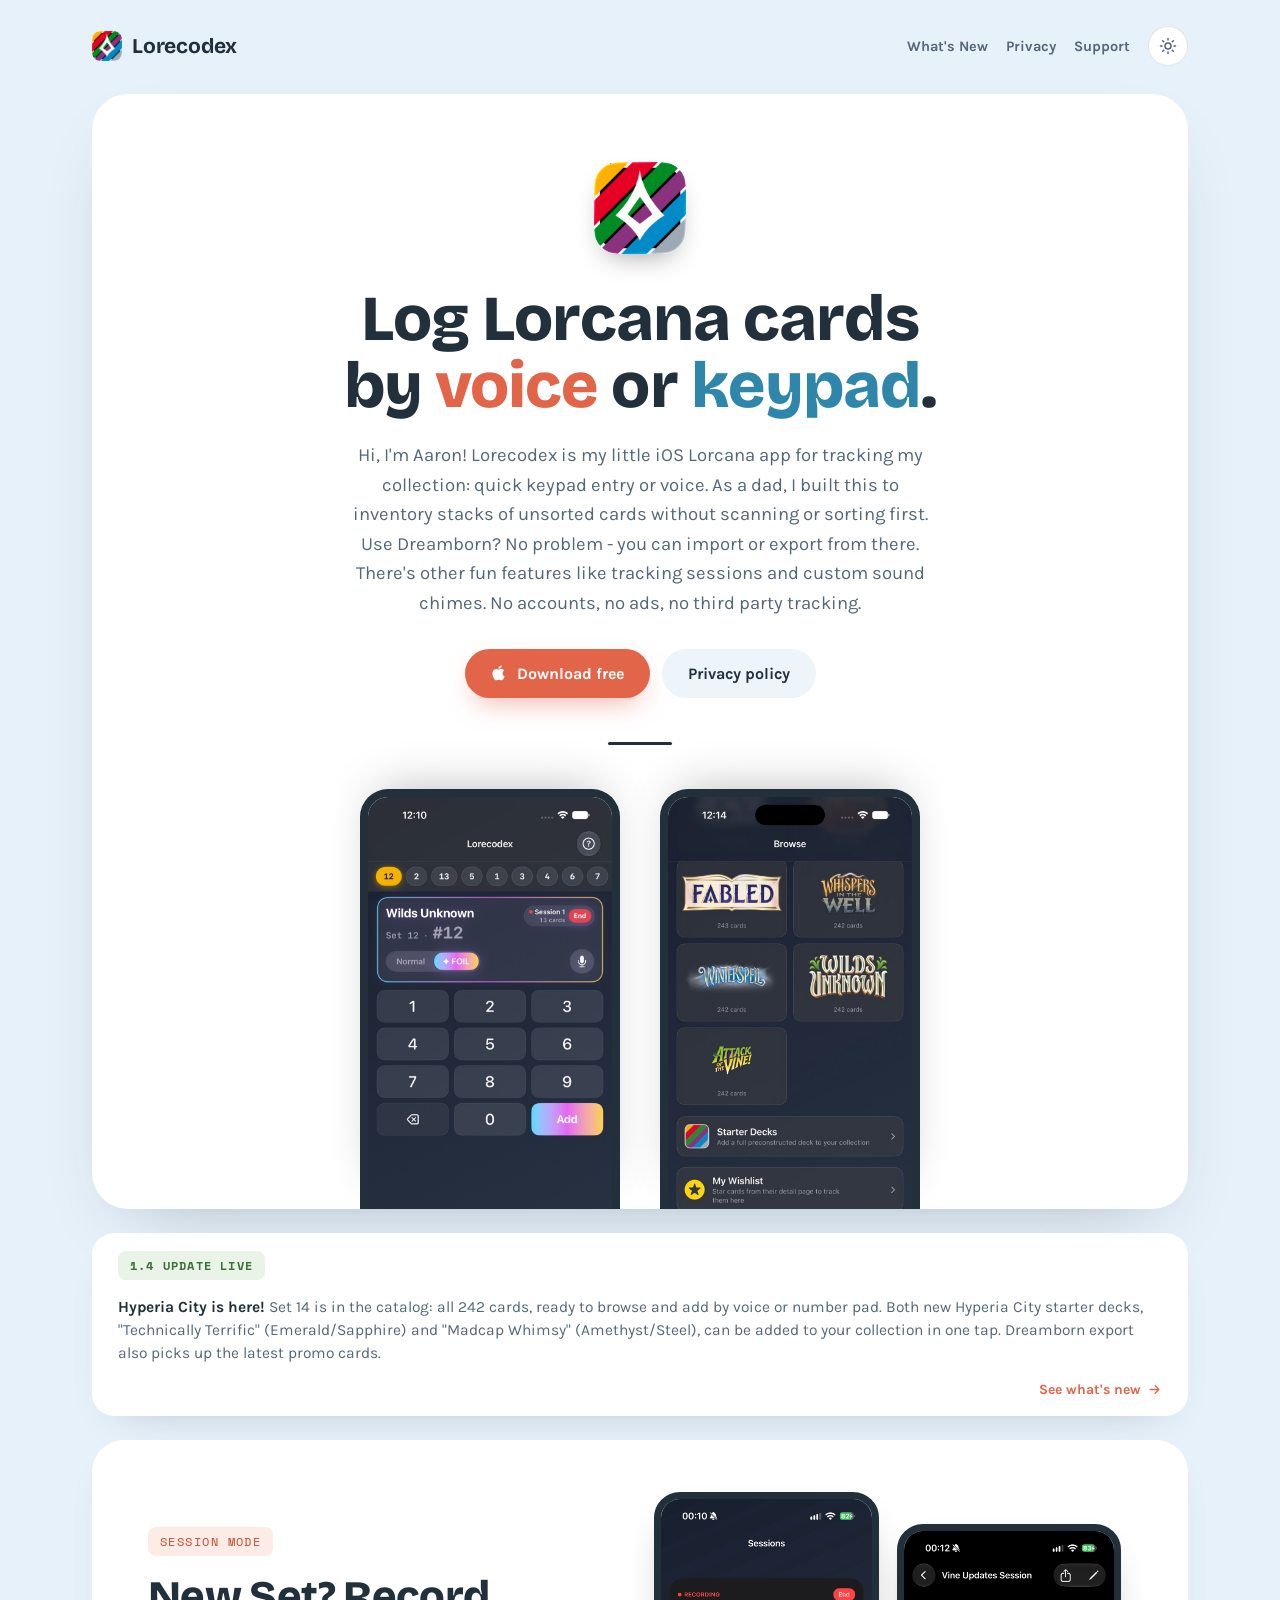
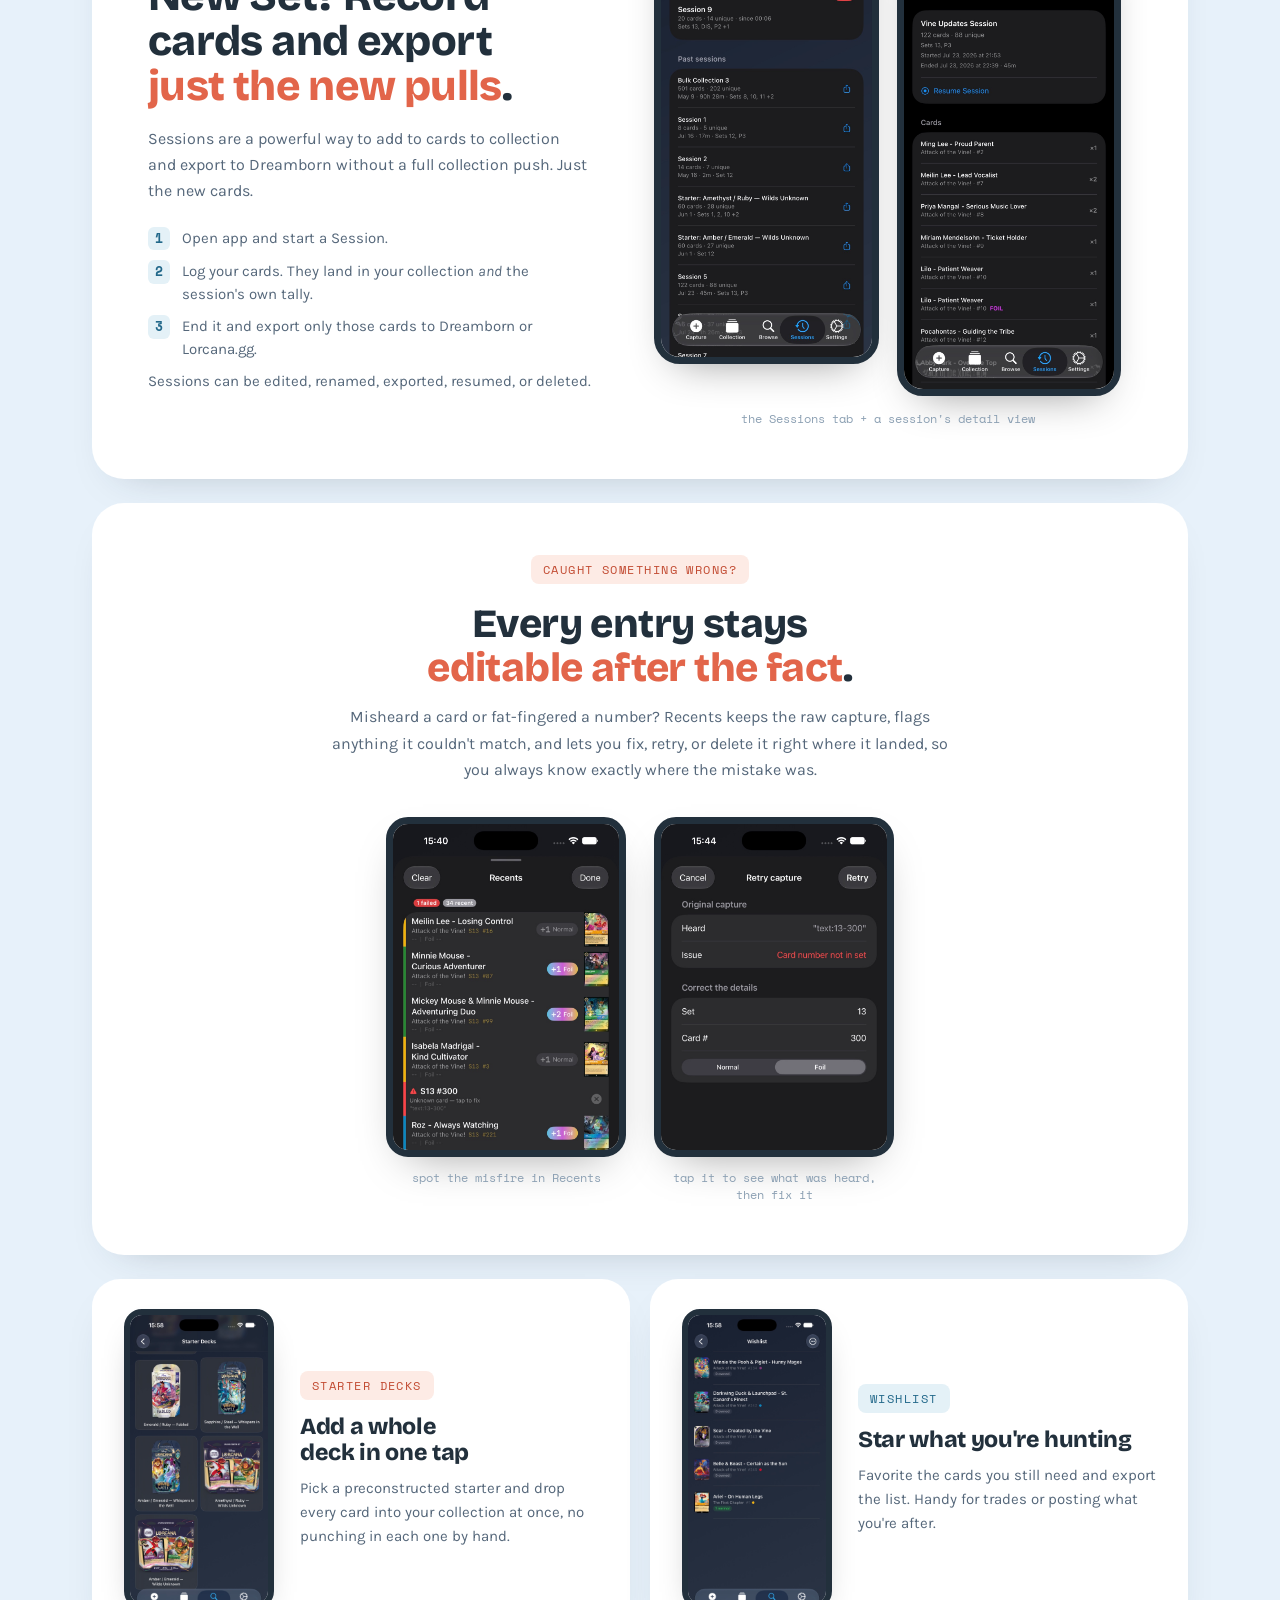
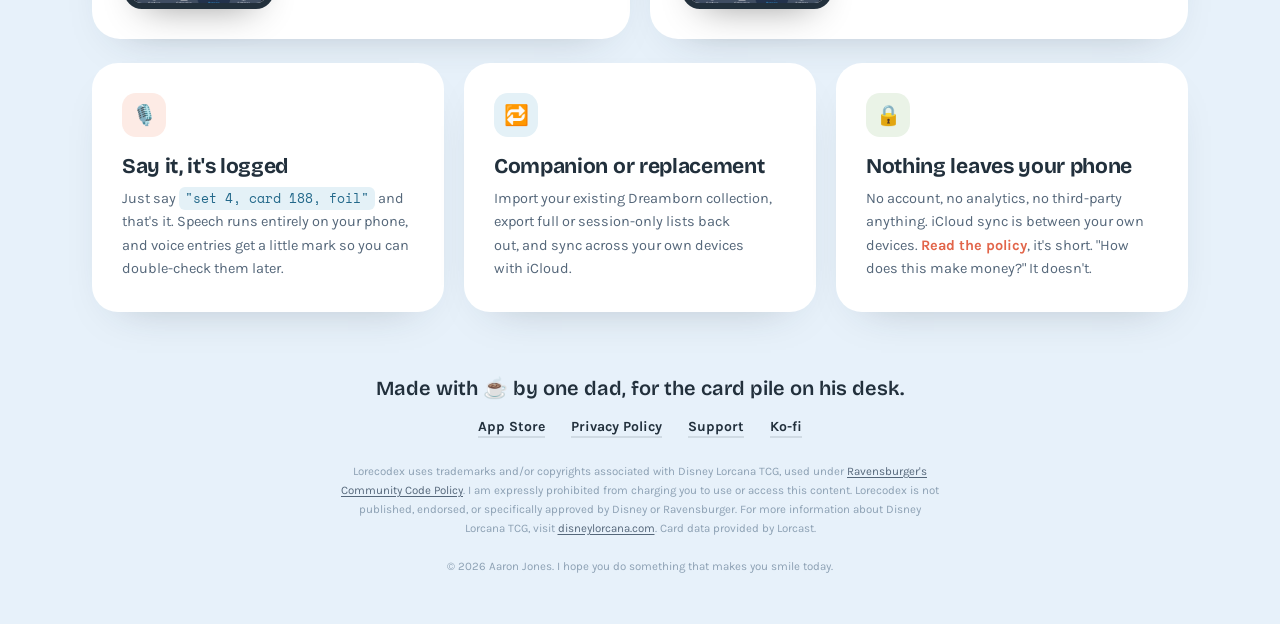
<file: index.html>
<!doctype html>
<html lang="en">
<head>
  <meta charset="utf-8" />
  <meta name="viewport" content="width=device-width, initial-scale=1" />
  <title>Lorecodex: Log Lorcana cards by voice or keypad</title>
  <meta name="description" content="A little iOS app for logging Disney Lorcana cards by voice or keypad. Works with Dreamborn. No account, no ads, private by design." />
  <link rel="icon" href="assets/app-icon.png" />
  <!-- Social link previews. If you move to a custom domain, replace the https://aaronmfj.github.io/lorecodex base in these URLs. -->
  <meta property="og:type" content="website" />
  <meta property="og:site_name" content="Lorecodex" />
  <meta property="og:title" content="Lorecodex" />
  <meta property="og:description" content="A little iOS app for logging Disney Lorcana cards by voice or keypad. Works with Dreamborn. No account, no ads, private by design." />
  <meta property="og:url" content="https://aaronmfj.github.io/lorecodex/" />
  <meta property="og:image" content="https://aaronmfj.github.io/lorecodex/assets/og-image.png" />
  <meta property="og:image:width" content="1200" />
  <meta property="og:image:height" content="630" />
  <script>
    (function(){
      var t = localStorage.getItem('lorecodex-theme');
      if (t === 'dark' || (!t && window.matchMedia('(prefers-color-scheme: dark)').matches)) {
        document.documentElement.setAttribute('data-theme', 'dark');
      }
    })();
  </script>
  <link rel="preload" href="assets/fonts/karla.woff2" as="font" type="font/woff2" crossorigin>
  <link rel="preload" href="assets/fonts/bricolage-grotesque.woff2" as="font" type="font/woff2" crossorigin>
  <link rel="stylesheet" href="site.css">
  <style>
    .page { max-width: 1160px; margin: 0 auto; padding: 28px 32px 0; }

    /* ── HERO ── */
    .hero-card {
      background: var(--card);
      border-radius: 36px;
      padding: 68px 64px 0;
      text-align: center;
      box-shadow: var(--shadow-lg);
      overflow: hidden;
      transition: background 0.3s ease;
    }
    .hero-card .icon {
      width: 92px; height: 92px; border-radius: 24px;
      box-shadow: 0 12px 28px -12px rgba(0,0,0,.4);
      margin-bottom: 28px;
    }
    .hero-card h1 {
      font-weight: 800;
      font-size: clamp(40px, 5.5vw, 64px);
      line-height: 1.04;
      margin: 0 0 22px;
    }
    .hero-card h1 .hl { color: var(--coral); }
    .hero-card h1 .hl2 { color: var(--blue); }
    .hero-card .lede {
      font-size: 18.5px; line-height: 1.6; color: var(--ink-2);
      max-width: 54ch; margin: 0 auto 30px;
    }
    .hero-ctas { display: flex; gap: 12px; justify-content: center; flex-wrap: wrap; margin-bottom: 44px; }
    .hero-divider { width: 64px; height: 3px; border-radius: 2px; background: var(--frame); margin: 0 auto 44px; }
    .hero-shots { display: flex; justify-content: center; gap: 40px; }
    .hero-shots img {
      width: 260px; max-width: 38vw; aspect-ratio: 260 / 420; height: auto; border-radius: 28px 28px 0 0; display: block;
      border: 8px solid var(--frame); border-bottom: none;
      box-shadow: 0 -16px 50px -20px rgba(0,0,0,.3);
      object-fit: cover; object-position: top;
    }

    @media (max-width: 700px) {
      .hero-card { padding: 48px 28px 0; }
      .hero-shots { gap: 20px; }
    }

    /* ── SESSION MODE feature ── */
    .session-card {
      background: var(--card);
      border-radius: 32px;
      margin-top: 24px;
      padding: 52px 56px;
      box-shadow: var(--shadow-md);
      display: grid;
      grid-template-columns: 1fr 1.1fr;
      gap: 52px;
      align-items: center;
      transition: background 0.3s ease;
    }
    @media (max-width: 860px) { .session-card { grid-template-columns: 1fr; padding: 40px 28px; } }
    .kicker {
      display: inline-block;
      font-family: var(--font-mono);
      font-size: 12px; letter-spacing: 0.12em; text-transform: uppercase;
      color: var(--coral-deep);
      background: var(--coral-soft);
      padding: 6px 12px; border-radius: 8px;
      margin-bottom: 18px;
    }
    .session-card h2 {
      font-weight: 800;
      font-size: clamp(30px, 3.6vw, 42px);
      line-height: 1.08;
      margin: 0 0 16px;
    }
    .session-card h2 .hl { color: var(--coral); }
    .session-card p { font-size: 16px; line-height: 1.65; color: var(--ink-2); margin: 0 0 14px; }
    .session-card p:last-child { margin: 0; }
    .session-steps {
      margin: 22px 0 0; padding: 0; list-style: none;
      display: flex; flex-direction: column; gap: 10px;
    }
    .session-steps li {
      display: flex; align-items: baseline; gap: 12px;
      font-size: 15px; line-height: 1.5; color: var(--ink-2);
    }
    .session-steps .n {
      font-family: var(--font-mono); font-weight: 700; font-size: 13px;
      color: var(--blue-deep); background: var(--blue-soft);
      border-radius: 6px; padding: 2px 7px; flex: none;
    }
    .session-visual { display: flex; flex-direction: column; gap: 14px; }
    .session-shots { display: flex; gap: 18px; justify-content: center; align-items: flex-start; }
    .session-shots img {
      width: 46%; max-width: 244px; display: block;
      border-radius: 26px; border: 7px solid var(--frame);
      box-shadow: 0 18px 44px -22px rgba(0,0,0,.45);
    }
    .session-shots .s2 { margin-top: 32px; }
    .session-visual .cap {
      font-family: var(--font-mono); font-size: 11.5px; color: var(--ink-3); text-align: center;
    }

    /* ── UPDATE STRIP ── */
    .update-strip {
      background: var(--card);
      border-radius: 22px;
      margin-top: 24px;
      padding: 18px 26px;
      box-shadow: var(--shadow-md);
      display: flex; align-items: center; gap: 16px; flex-wrap: wrap;
      text-decoration: none;
      cursor: pointer;
      transition: background 0.3s ease, box-shadow 0.2s ease, transform 0.15s ease;
    }
    .update-strip:hover { box-shadow: var(--shadow-lg); transform: translateY(-1px); }
    .update-strip .see {
      margin-left: auto; flex: none;
      font-size: 14px; font-weight: 700; color: var(--coral);
      display: inline-flex; align-items: center; gap: 6px; white-space: nowrap;
    }
    .update-strip:hover .see { color: var(--coral-deep); }
    .update-strip .see svg { transition: transform 0.15s ease; }
    .update-strip:hover .see svg { transform: translateX(3px); }
    .update-strip .tag {
      font-family: var(--font-mono); font-size: 12px; font-weight: 700;
      letter-spacing: 0.1em; text-transform: uppercase;
      color: var(--green-deep); background: var(--green-soft);
      padding: 6px 12px; border-radius: 8px; flex: none;
    }
    .update-strip p { margin: 0; font-size: 15.5px; line-height: 1.5; color: var(--ink-2); }
    .update-strip strong { color: var(--ink); }

    /* ── THREE CARDS ── */
    .row3 { display: grid; grid-template-columns: repeat(3, 1fr); gap: 20px; margin-top: 24px; }
    @media (max-width: 860px) { .row3 { grid-template-columns: 1fr; } }
    .b-card {
      background: var(--card);
      border-radius: 26px;
      padding: 30px 30px 32px;
      box-shadow: var(--shadow-md);
      transition: background 0.3s ease;
    }
    .b-card .dot {
      width: 44px; height: 44px; border-radius: 14px;
      display: flex; align-items: center; justify-content: center;
      font-size: 20px; margin-bottom: 16px;
    }
    .b-card h3 { font-size: 21px; font-weight: 700; margin: 0 0 8px; }
    .b-card p { font-size: 14.5px; line-height: 1.6; color: var(--ink-2); margin: 0; }
    .b-card code {
      font-family: var(--font-mono); font-size: 12.5px;
      background: var(--blue-soft); border-radius: 6px; padding: 2px 6px; color: var(--blue-deep);
    }
    .b-card a { font-weight: 700; }

    /* ── FIX-INLINE (full width) ── */
    .fix-card {
      background: var(--card);
      border-radius: 32px;
      margin-top: 24px;
      padding: 52px 56px;
      box-shadow: var(--shadow-md);
      transition: background 0.3s ease;
    }
    .fix-head { max-width: 62ch; margin: 0 auto 8px; text-align: center; }
    .fix-head h2 { font-weight: 800; font-size: clamp(28px, 3.4vw, 40px); line-height: 1.1; margin: 0 0 14px; }
    .fix-head h2 .hl { color: var(--coral); }
    .fix-head p { font-size: 16px; line-height: 1.65; color: var(--ink-2); margin: 0; }
    .shot-pair { display: flex; gap: 28px; justify-content: center; align-items: flex-start; margin-top: 34px; }
    .shot-pair figure { margin: 0; display: flex; flex-direction: column; align-items: center; gap: 12px; }
    .shot-pair img {
      height: 340px; width: 240px; display: block;
      border-radius: 22px; border: 7px solid var(--frame);
      object-fit: cover; object-position: top;
      box-shadow: 0 18px 44px -22px rgba(0,0,0,.4);
    }
    .shot-pair figcaption {
      font-family: var(--font-mono); font-size: 11.5px; color: var(--ink-3); text-align: center; max-width: 220px;
    }
    @media (max-width: 700px) {
      .fix-card { padding: 40px 24px; }
      .shot-pair { flex-direction: column; align-items: center; }
      .shot-pair img { height: 380px; }
    }

    /* ── DUO (two medium features) ── */
    .duo { display: grid; grid-template-columns: 1fr 1fr; gap: 20px; margin-top: 24px; }
    @media (max-width: 820px) { .duo { grid-template-columns: 1fr; } }
    .duo-card {
      background: var(--card);
      border-radius: 28px;
      padding: 30px 32px;
      box-shadow: var(--shadow-md);
      display: flex; gap: 26px; align-items: center;
      transition: background 0.3s ease;
    }
    .duo-shot { flex: none; }
    .duo-shot img {
      width: 150px; height: 300px; display: block;
      border-radius: 18px; border: 6px solid var(--frame);
      object-fit: cover; object-position: top;
      box-shadow: 0 16px 38px -20px rgba(0,0,0,.45);
    }
    .duo-text .kicker { margin-bottom: 14px; }
    .duo-text h3 { font-weight: 800; font-size: 23px; line-height: 1.12; margin: 0 0 10px; }
    .duo-text p { font-size: 15px; line-height: 1.6; color: var(--ink-2); margin: 0; }
    .duo-text .kicker.k2 { color: var(--blue-deep); background: var(--blue-soft); }
    @media (max-width: 480px) { .duo-card { flex-direction: column; text-align: center; align-items: center; } }

    .foot { margin-top: 44px; }
  </style>
</head>
<body data-screen-label="landing">

  <header class="topbar">
    <a class="brand" href="index.html">
      <img src="assets/app-icon.png" alt=""/>
      Lorecodex
    </a>
    <div class="side">
      <a class="navlink" href="whatsnew.html">What's New</a>
      <a class="navlink" href="privacy.html">Privacy</a>
      <a class="navlink" href="support.html">Support</a>
      <button class="theme-toggle" type="button" aria-label="Toggle dark mode">
        <svg class="sun" width="18" height="18" viewBox="0 0 24 24" fill="none" stroke="currentColor" stroke-width="2" stroke-linecap="round"><circle cx="12" cy="12" r="4"/><path d="M12 2v2M12 20v2M4.9 4.9l1.4 1.4M17.7 17.7l1.4 1.4M2 12h2M20 12h2M4.9 19.1l1.4-1.4M17.7 6.3l1.4-1.4"/></svg>
        <svg class="moon" width="18" height="18" viewBox="0 0 24 24" fill="none" stroke="currentColor" stroke-width="2" stroke-linecap="round" stroke-linejoin="round"><path d="M21 12.8A9 9 0 1 1 11.2 3a7 7 0 0 0 9.8 9.8z"/></svg>
      </button>
    </div>
  </header>

  <main class="page">

    <!-- ── HERO ── -->
    <section class="hero-card" data-screen-label="hero">
      <img class="icon" src="assets/app-icon.png" alt="Lorecodex app icon"/>
      <h1>Log Lorcana cards<br/>by <span class="hl">voice</span> or <span class="hl2">keypad</span>.</h1>
      <p class="lede">Hi, I'm Aaron! Lorecodex is my little iOS Lorcana app for tracking my collection: quick keypad entry or voice. As a dad, I built this to inventory stacks of unsorted cards without scanning or sorting first. Use Dreamborn? No problem - you can import or export from there. There's other fun features like tracking sessions and custom sound chimes. No accounts, no ads, no third party tracking.</p>
      <div class="hero-ctas">
        <a class="btn btn-coral" href="https://apps.apple.com/us/app/lorecodex/id6760411249" target="_blank" rel="noopener">
          <svg width="16" height="16" viewBox="0 0 16 16" fill="currentColor"><path d="M11.6 8.4c0-1.9 1.5-2.8 1.6-2.8-.9-1.3-2.3-1.5-2.7-1.5-1.2-.1-2.3.7-2.9.7-.6 0-1.5-.7-2.5-.7-1.3 0-2.4.7-3.1 1.9-1.3 2.3-.3 5.6.9 7.4.6.9 1.4 1.9 2.4 1.9.9 0 1.3-.6 2.5-.6 1.1 0 1.5.6 2.5.6 1 0 1.7-.9 2.3-1.8.7-1 1-2.1 1-2.1s-1.9-.8-2-3zM9.8 2.7c.5-.6.9-1.5.8-2.3-.8 0-1.7.5-2.3 1.2-.5.6-.9 1.5-.8 2.3.9.1 1.8-.5 2.3-1.2z"/></svg>
          Download free
        </a>
        <a class="btn btn-quiet" href="privacy.html">Privacy policy</a>
      </div>
      <div class="hero-divider"></div>
      <div class="hero-shots">
        <img class="sh1" src="assets/screen-session-active.jpg" alt="Capture screen with a live session badge showing 13 cards"/>
        <img class="sh2" src="assets/screen-browse-sets.jpg" alt="Browse screen with all sets including Hyperia City"/>
      </div>
    </section>

    <!-- ── UPDATE STRIP ── -->
    <a class="update-strip" href="whatsnew.html" data-screen-label="update-strip">
      <span class="tag">1.4 Update Live</span>
      <p><strong>Hyperia City is here!</strong> Set 14 is in the catalog: all 242 cards, ready to browse and add by voice or number pad. Both new Hyperia City starter decks, "Technically Terrific" (Emerald/Sapphire) and "Madcap Whimsy" (Amethyst/Steel), can be added to your collection in one tap. Dreamborn export also picks up the latest promo cards.</p>
      <span class="see">See what's new <svg width="15" height="15" viewBox="0 0 24 24" fill="none" stroke="currentColor" stroke-width="2.2" stroke-linecap="round" stroke-linejoin="round"><path d="M5 12h14M13 6l6 6-6 6"/></svg></span>
    </a>

    <!-- ── SESSION MODE ── -->
    <section class="session-card" data-screen-label="session-mode">
      <div>
        <span class="kicker">SESSION MODE</span>
        <h2>New Set? Record cards and export <span class="hl">just the new pulls</span>.</h2>
        <p>Sessions are a powerful way to add to cards to collection and export to Dreamborn without a full collection push. Just the new cards.</p>
        <ul class="session-steps">
          <li><span class="n">1</span><span>Open app and start a Session.</span></li>
          <li><span class="n">2</span><span>Log your cards. They land in your collection <em>and</em> the session's own tally.</span></li>
          <li><span class="n">3</span><span>End it and export only those cards to Dreamborn or Lorcana.gg. 
            <li>Sessions can be edited, renamed, exported, resumed, or deleted.</span></li>
        </ul>
      </div>
      <div class="session-visual">
        <div class="session-shots">
          <img src="assets/screen-sessions-tab.jpg" alt="Sessions tab showing an active recording session and a list of past sessions with card counts and stats"/>
          <img class="s2" src="assets/screen-session-detail.jpg" alt="Session detail screen listing the cards pulled in that session, with a stats header and resume option"/>
        </div>
        <span class="cap">the Sessions tab + a session's detail view</span>
      </div>
    </section>

    <!-- ── FIX INLINE ── -->
    <section class="fix-card" data-screen-label="fix-inline">
      <div class="fix-head">
        <span class="kicker">Caught something wrong?</span>
        <h2>Every entry stays <span class="hl">editable after the fact</span>.</h2>
        <p>Misheard a card or fat-fingered a number? Recents keeps the raw capture, flags anything it couldn't match, and lets you fix, retry, or delete it right where it landed, so you always know exactly where the mistake was.</p>
      </div>
      <div class="shot-pair">
        <figure>
          <img src="assets/screen-review-queue.jpg" alt="Recents queue with a failed entry flagged for quick inline fixing"/>
          <figcaption>spot the misfire in Recents</figcaption>
        </figure>
        <figure>
          <img src="assets/screen-retry-capture.jpg" alt="Retry capture sheet showing what was heard and fields to correct set and card number"/>
          <figcaption>tap it to see what was heard, then fix it</figcaption>
        </figure>
      </div>
    </section>

    <!-- ── DUO: STARTERS + WISHLIST ── -->
    <section class="duo" data-screen-label="more-features">
      <article class="duo-card">
        <div class="duo-shot">
          <img src="assets/screen-starters.jpg" alt="Starter Decks browser listing preconstructed Lorcana decks"/>
        </div>
        <div class="duo-text">
          <span class="kicker">Starter Decks</span>
          <h3>Add a whole deck in one tap</h3>
          <p>Pick a preconstructed starter and drop every card into your collection at once, no punching in each one by hand.</p>
        </div>
      </article>
      <article class="duo-card">
        <div class="duo-shot">
          <img src="assets/screen-wishlist.jpg" alt="Wishlist screen showing favorited cards with owned counts"/>
        </div>
        <div class="duo-text">
          <span class="kicker k2">Wishlist</span>
          <h3>Star what you're hunting</h3>
          <p>Favorite the cards you still need and export the list. Handy for trades or posting what you're after.</p>
        </div>
      </article>
    </section>

    <!-- ── THREE CARDS ── -->
    <section class="row3" data-screen-label="features">
      <div class="b-card">
        <div class="dot" style="background: var(--coral-soft);">🎙️</div>
        <h3>Say it, it's logged</h3>
        <p>Just say <code>"set 4, card 188, foil"</code> and that's it. Speech runs entirely on your phone, and voice entries get a little mark so you can double-check them later.</p>
      </div>
      <div class="b-card">
        <div class="dot" style="background: var(--blue-soft);">🔁</div>
        <h3>Companion or replacement</h3>
        <p>Import your existing Dreamborn collection, export full or session-only lists back out, and sync across your own devices with iCloud.</p>
      </div>
      <div class="b-card">
        <div class="dot" style="background: var(--green-soft);">🔒</div>
        <h3>Nothing leaves your phone</h3>
        <p>No account, no analytics, no third-party anything. iCloud sync is between your own devices. <a href="privacy.html">Read the policy</a>, it's short. "How does this make money?" It doesn't.</p>
      </div>
    </section>

  </main>

  <!-- ── FOOTER ── -->
  <footer class="foot" data-screen-label="footer">
    <p class="made">Made with ☕ by one dad, for the card pile on his desk.</p>
    <div class="links">
      <a href="https://apps.apple.com/us/app/lorecodex/id6760411249" target="_blank" rel="noopener">App Store</a>
      <a href="privacy.html">Privacy Policy</a>
      <a href="support.html">Support</a>
      <a href="https://ko-fi.com/jonesydev" target="_blank" rel="noopener">Ko-fi</a>
    </div>
    <small>Lorecodex uses trademarks and/or copyrights associated with Disney Lorcana TCG, used under <a href="https://cdn.ravensburger.com/lorcana/community-code-en" target="_blank" rel="noopener">Ravensburger's Community Code Policy</a>. I am expressly prohibited from charging you to use or access this content. Lorecodex is not published, endorsed, or specifically approved by Disney or Ravensburger. For more information about Disney Lorcana TCG, visit <a href="https://www.disneylorcana.com/en-US/" target="_blank" rel="noopener">disneylorcana.com</a>. Card data provided by Lorcast.<br/><br/>© 2026 Aaron Jones. I hope you do something that makes you smile today.</small>
  </footer>

  <script src="image-slot.js"></script>
  <script>
    // Theme toggle
    document.querySelectorAll('.theme-toggle').forEach(btn => {
      btn.addEventListener('click', () => {
        const dark = document.documentElement.getAttribute('data-theme') === 'dark';
        if (dark) {
          document.documentElement.removeAttribute('data-theme');
          localStorage.setItem('lorecodex-theme', 'light');
        } else {
          document.documentElement.setAttribute('data-theme', 'dark');
          localStorage.setItem('lorecodex-theme', 'dark');
        }
      });
    });
  </script>
</body>
</html>
</file>
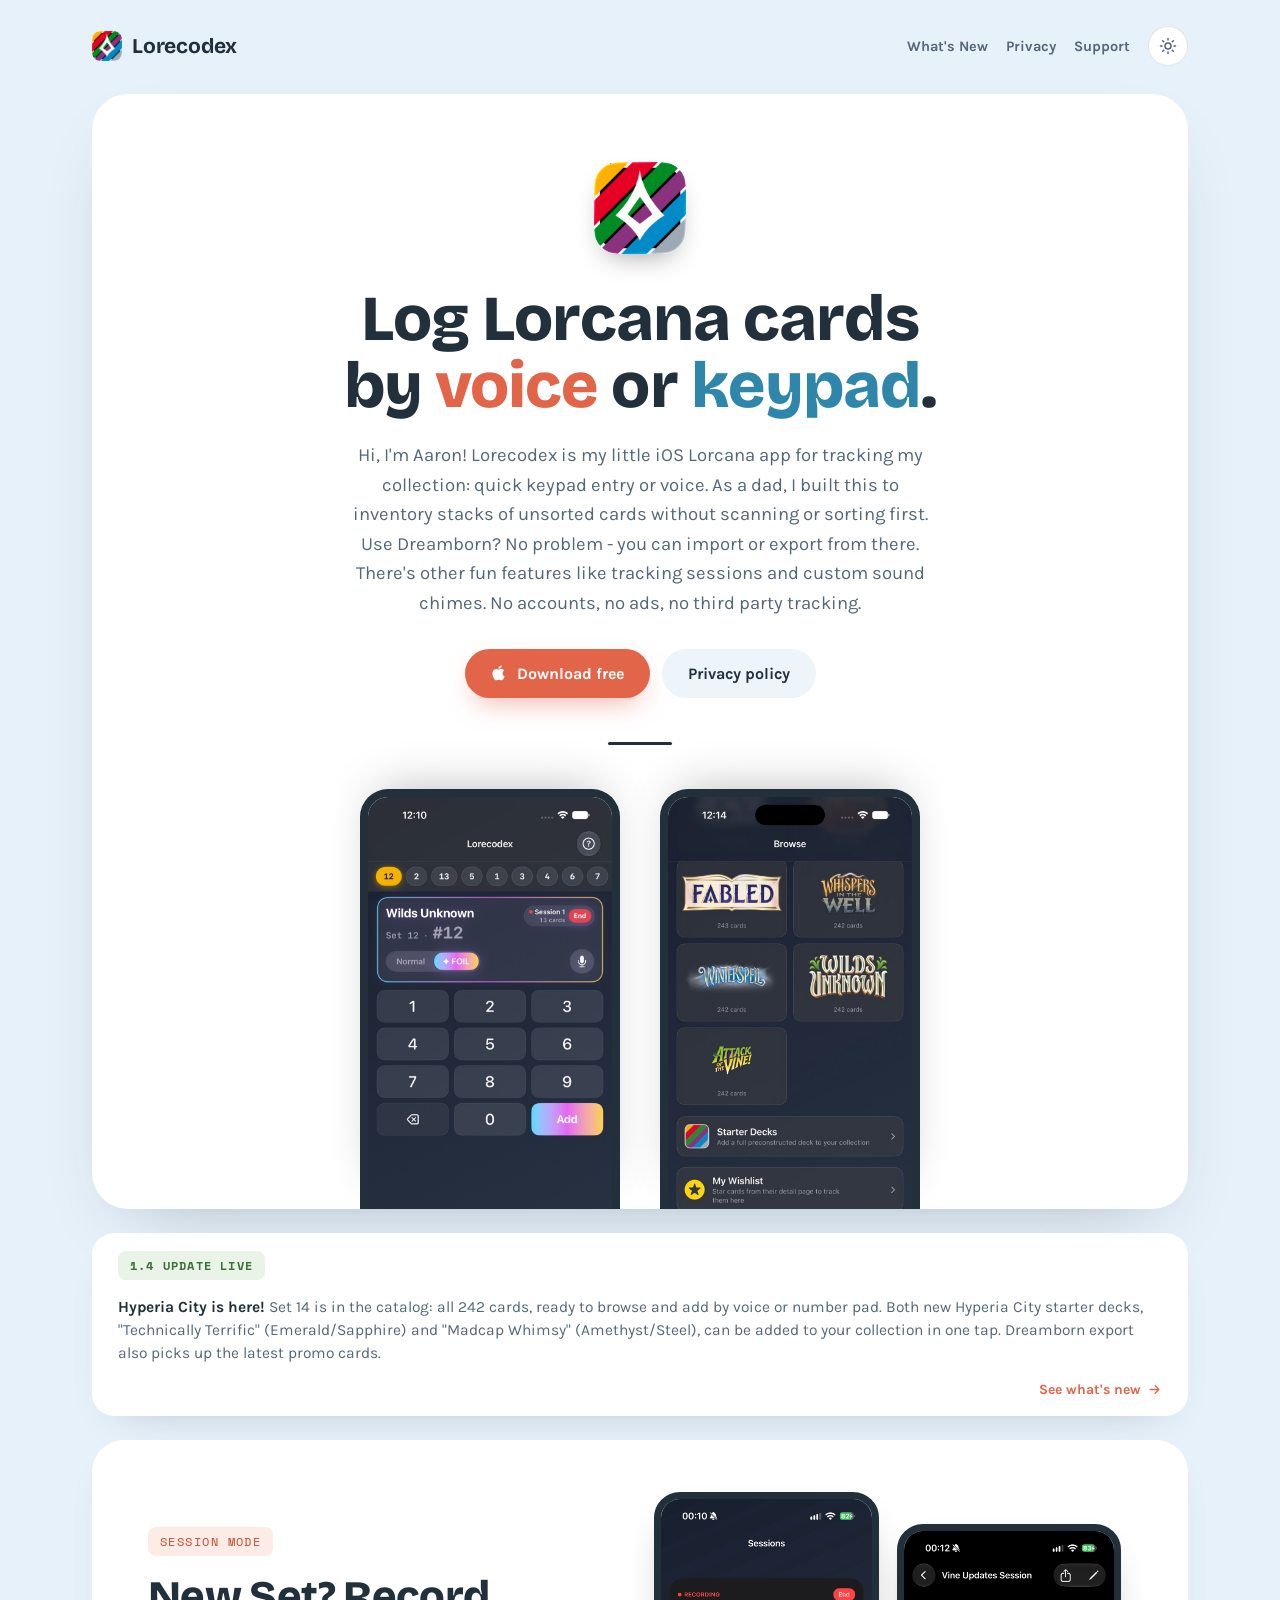
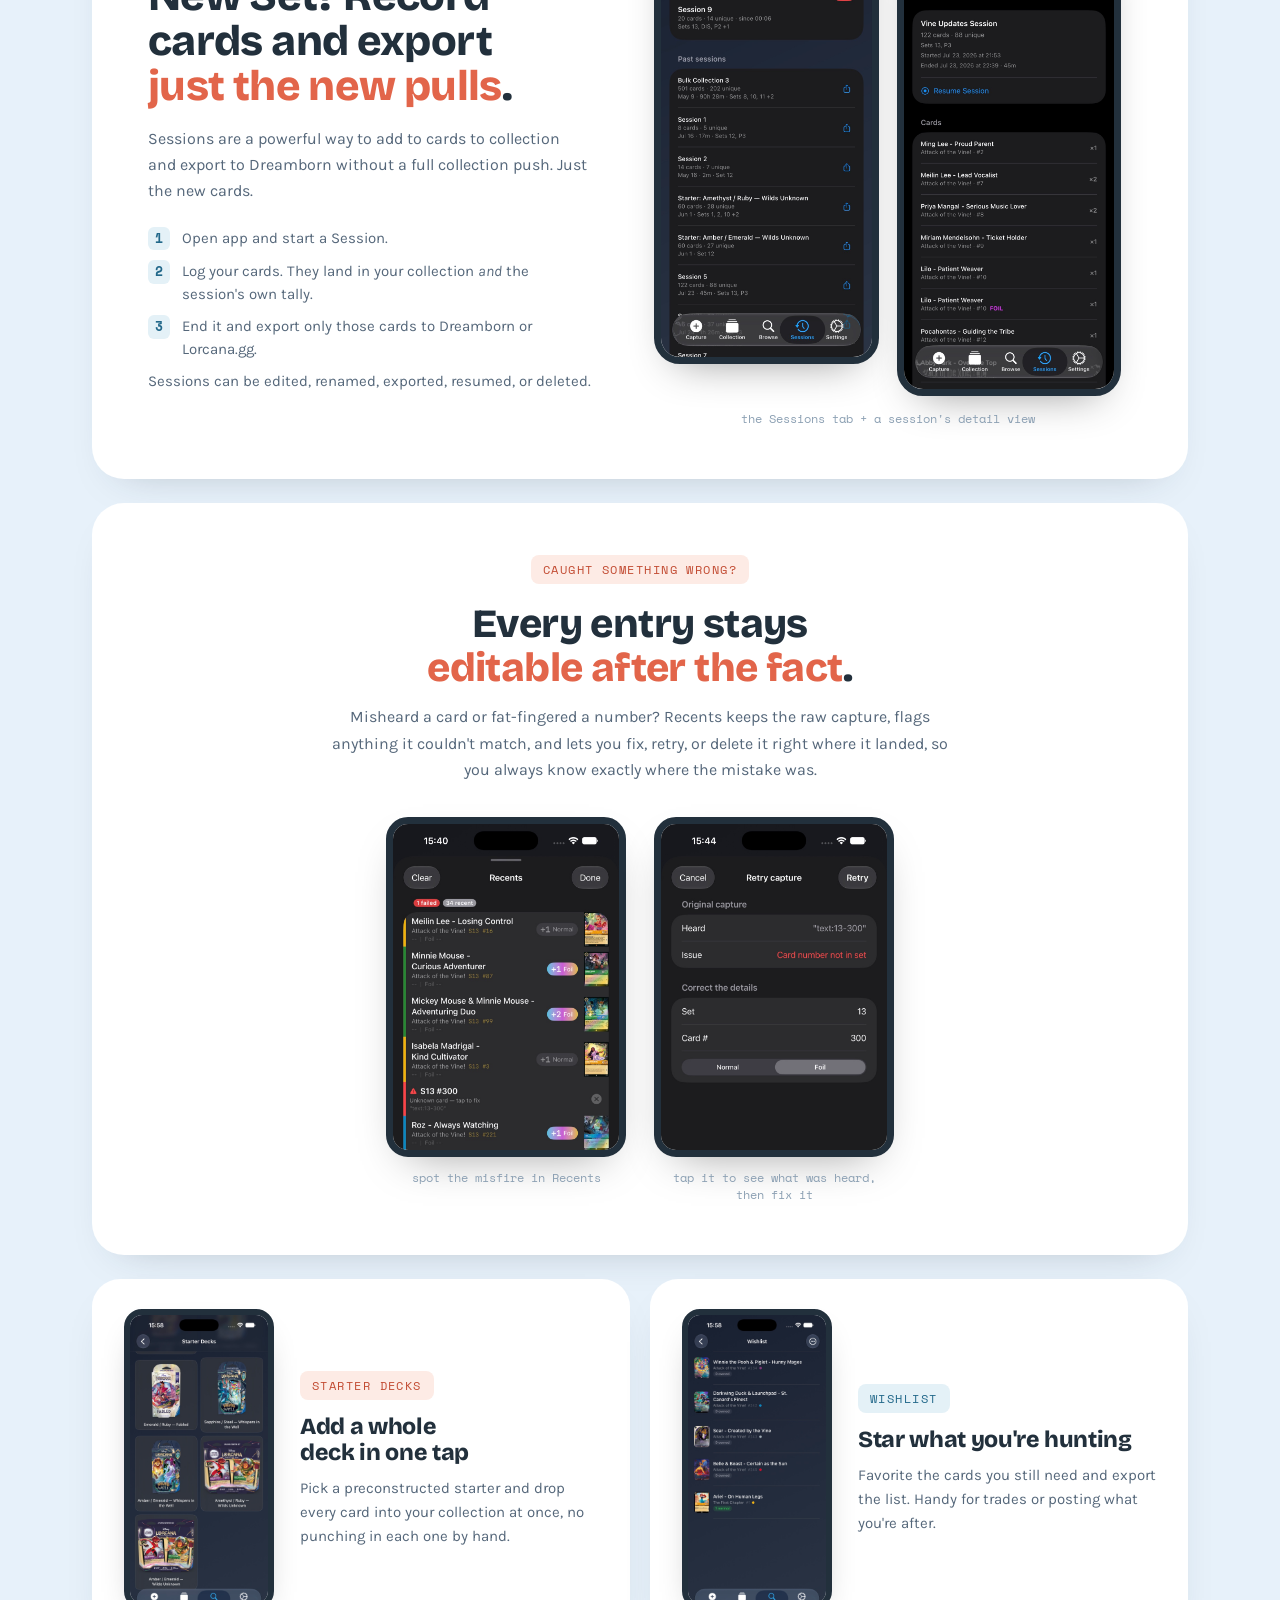
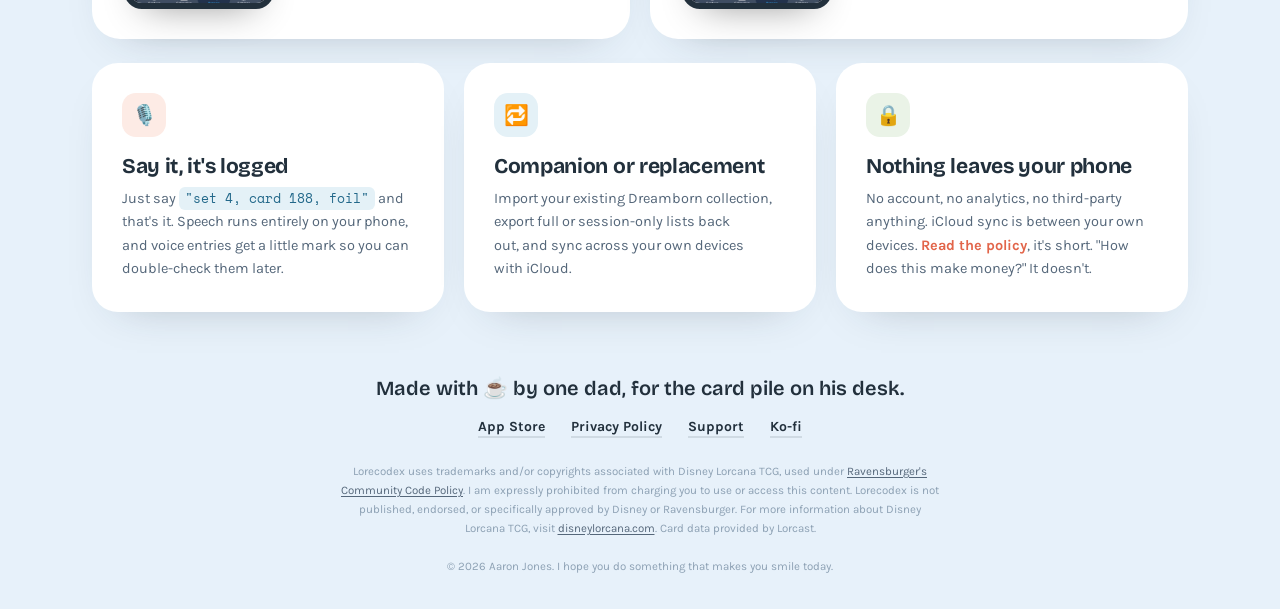
<file: faq.html>
<!doctype html>
<html lang="en">
<head>
  <meta charset="utf-8" />
  <meta name="viewport" content="width=device-width, initial-scale=1" />
  <title>Lorecodex</title>
  <meta http-equiv="refresh" content="0; url=index.html" />
  <link rel="canonical" href="https://lorecodex.aaronmfj.com/" />
  <style>
    body { background: #0f0b09; color: #f5ecd9; font-family: system-ui, sans-serif; display: grid; place-items: center; min-height: 100vh; margin: 0; }
    a { color: #F3B300; }
  </style>
</head>
<body>
  <p>Redirecting… <a href="index.html">Lorecodex</a></p>
</body>
</html>
</file>
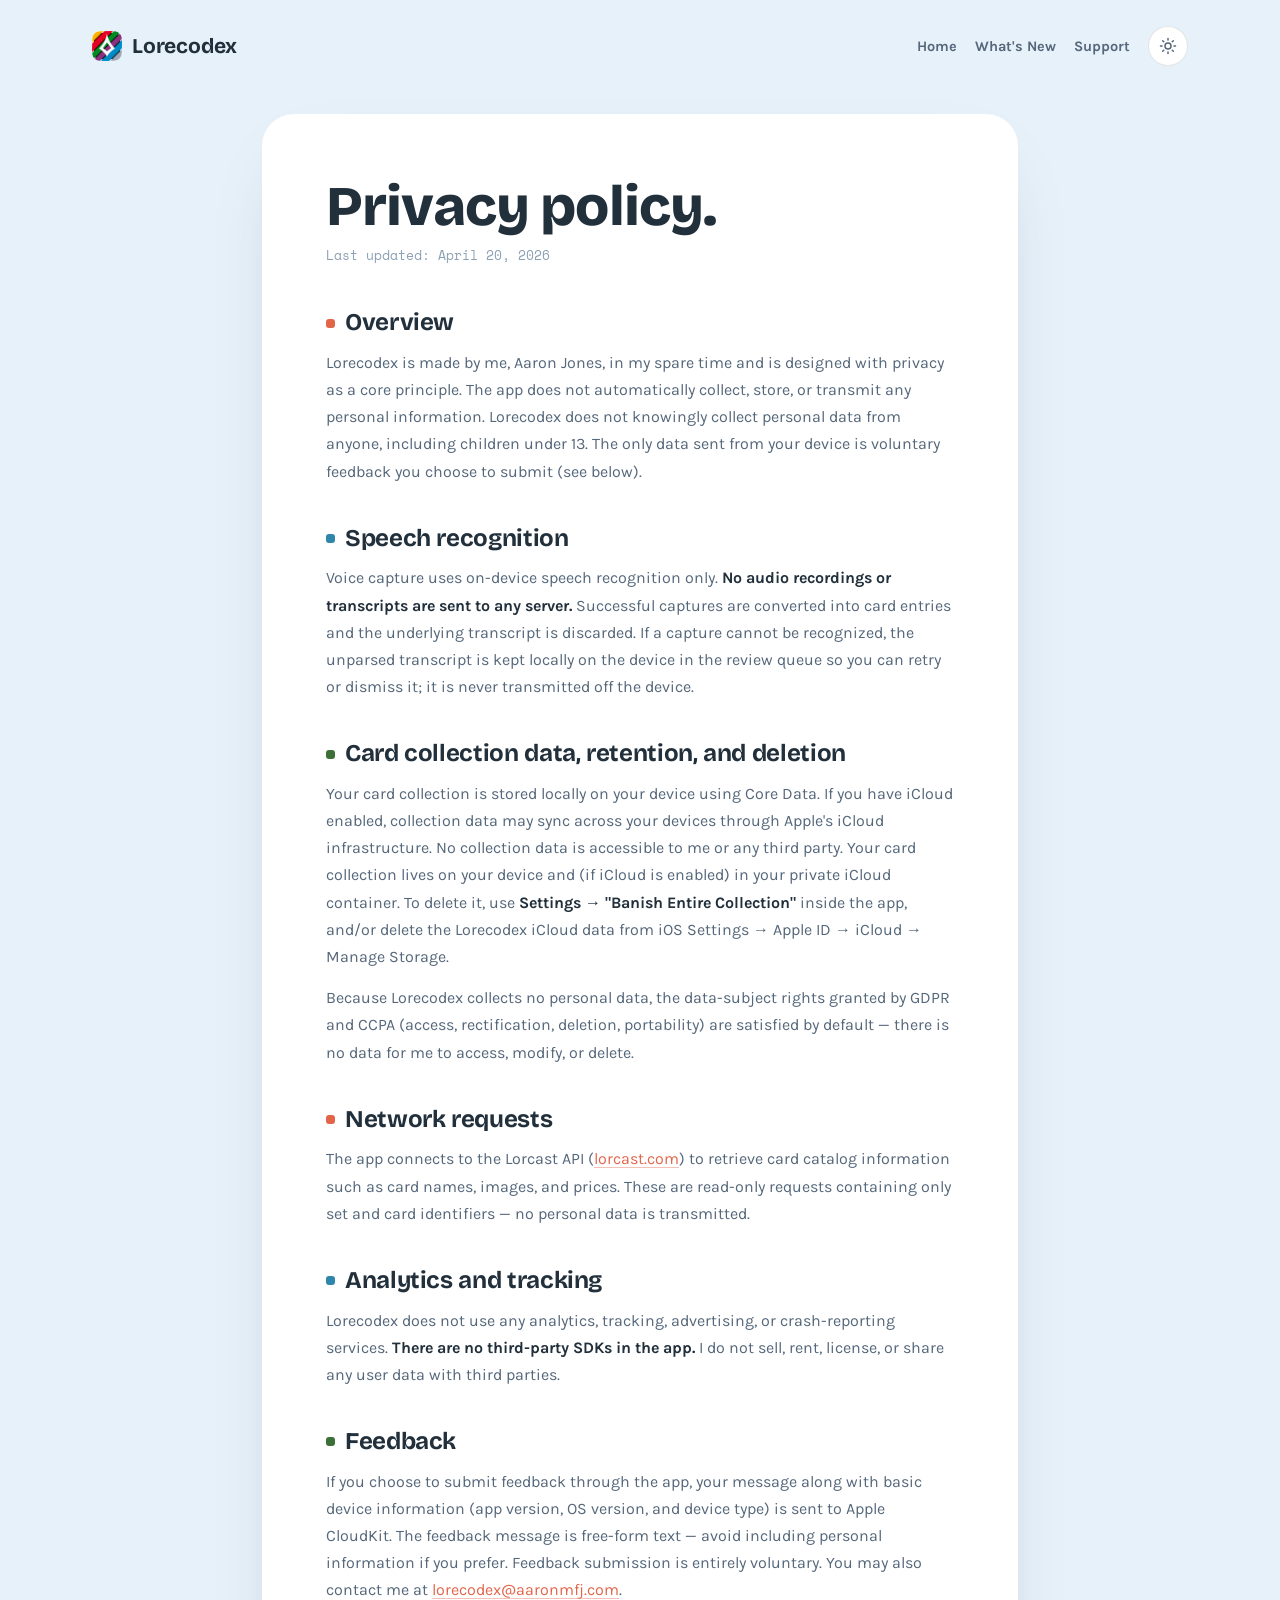
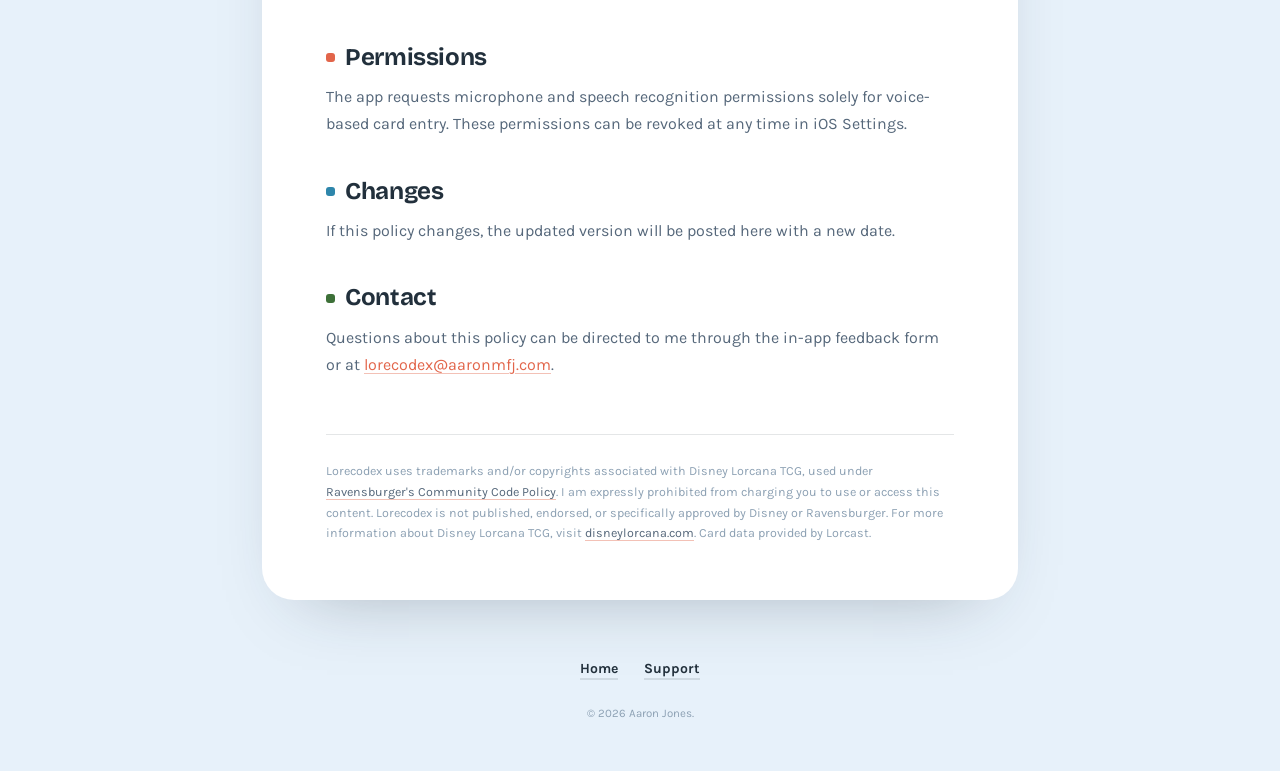
<file: privacy.html>
<!doctype html>
<html lang="en">
<head>
  <meta charset="utf-8" />
  <meta name="viewport" content="width=device-width, initial-scale=1" />
  <title>Privacy Policy — Lorecodex</title>
  <link rel="icon" href="assets/app-icon.png" />
  <!-- Social link previews. If you move to a custom domain, replace the https://aaronmfj.github.io/lorecodex base in these URLs. -->
  <meta property="og:type" content="website" />
  <meta property="og:site_name" content="Lorecodex" />
  <meta property="og:title" content="Privacy Policy — Lorecodex" />
  <meta property="og:description" content="How Lorecodex handles your data: it doesn't. No account, no analytics, no third-party tracking." />
  <meta property="og:url" content="https://aaronmfj.github.io/lorecodex/privacy.html" />
  <meta property="og:image" content="https://aaronmfj.github.io/lorecodex/assets/og-image.png" />
  <meta property="og:image:width" content="1200" />
  <meta property="og:image:height" content="630" />
  <script>
    (function(){
      var t = localStorage.getItem('lorecodex-theme');
      if (t === 'dark' || (!t && window.matchMedia('(prefers-color-scheme: dark)').matches)) {
        document.documentElement.setAttribute('data-theme', 'dark');
      }
    })();
  </script>
  <link rel="preload" href="assets/fonts/karla.woff2" as="font" type="font/woff2" crossorigin>
  <link rel="preload" href="assets/fonts/bricolage-grotesque.woff2" as="font" type="font/woff2" crossorigin>
  <link rel="stylesheet" href="site.css">
  <style>
    .page { max-width: 820px; margin: 0 auto; padding: 48px 32px 0; }
    .doc-card {
      background: var(--card);
      border-radius: 32px;
      padding: 64px 64px 56px;
      box-shadow: var(--shadow-lg);
      transition: background 0.3s ease;
    }
    @media (max-width: 640px) { .doc-card { padding: 44px 26px; } }
    .doc-card h1 {
      font-weight: 800;
      font-size: clamp(40px, 5.5vw, 56px);
      line-height: 1.04;
      margin: 0 0 10px;
    }
    .doc-card h1 .hl { color: var(--coral); }
    .updated {
      font-family: var(--font-mono);
      font-size: 12.5px;
      color: var(--ink-3);
      margin-bottom: 44px;
    }
    .doc-card h2 {
      font-weight: 700;
      font-size: 24px;
      line-height: 1.15;
      margin: 40px 0 12px;
      display: flex; align-items: center; gap: 10px;
    }
    .doc-card h2::before {
      content: "";
      width: 9px; height: 9px;
      border-radius: 3px;
      background: var(--coral);
      flex: none;
    }
    .doc-card h2:nth-of-type(3n+2)::before { background: var(--blue); }
    .doc-card h2:nth-of-type(3n)::before { background: var(--green-deep); }
    .doc-card p {
      font-size: 16px; line-height: 1.7;
      color: var(--ink-2);
      margin: 0 0 14px;
    }
    .doc-card strong { color: var(--ink); font-weight: 700; }
    .doc-card a { text-decoration: underline; text-decoration-color: color-mix(in oklab, var(--coral) 40%, transparent); text-underline-offset: 3px; }
    .doc-card a:hover { text-decoration-color: currentColor; }
    .doc-footer {
      margin-top: 56px;
      padding-top: 26px;
      border-top: 1px solid var(--line);
    }
    .doc-footer p { font-size: 12.5px; line-height: 1.65; color: var(--ink-3); margin: 0; }
    .doc-footer a { color: var(--ink-2); }
    .foot { margin-top: 40px; }
  </style>
</head>
<body data-screen-label="privacy">

  <header class="topbar">
    <a class="brand" href="index.html">
      <img src="assets/app-icon.png" alt=""/>
      Lorecodex
    </a>
    <div class="side">
      <a class="navlink" href="index.html">Home</a>
      <a class="navlink" href="whatsnew.html">What's New</a>
      <a class="navlink" href="support.html">Support</a>
      <button class="theme-toggle" type="button" aria-label="Toggle dark mode">
        <svg class="sun" width="18" height="18" viewBox="0 0 24 24" fill="none" stroke="currentColor" stroke-width="2" stroke-linecap="round"><circle cx="12" cy="12" r="4"/><path d="M12 2v2M12 20v2M4.9 4.9l1.4 1.4M17.7 17.7l1.4 1.4M2 12h2M20 12h2M4.9 19.1l1.4-1.4M17.7 6.3l1.4-1.4"/></svg>
        <svg class="moon" width="18" height="18" viewBox="0 0 24 24" fill="none" stroke="currentColor" stroke-width="2" stroke-linecap="round" stroke-linejoin="round"><path d="M21 12.8A9 9 0 1 1 11.2 3a7 7 0 0 0 9.8 9.8z"/></svg>
      </button>
    </div>
  </header>

  <main class="page">
    <article class="doc-card">
      <h1>Privacy <span class="hl" style="color: var(--ink)">policy</span>.</h1>
      <div class="updated">Last updated: April 20, 2026</div>

      <h2>Overview</h2>
      <p>Lorecodex is made by me, Aaron Jones, in my spare time and is designed with privacy as a core principle. The app does not automatically collect, store, or transmit any personal information. Lorecodex does not knowingly collect personal data from anyone, including children under 13. The only data sent from your device is voluntary feedback you choose to submit (see below).</p>

      <h2>Speech recognition</h2>
      <p>Voice capture uses on-device speech recognition only. <strong>No audio recordings or transcripts are sent to any server.</strong> Successful captures are converted into card entries and the underlying transcript is discarded. If a capture cannot be recognized, the unparsed transcript is kept locally on the device in the review queue so you can retry or dismiss it; it is never transmitted off the device.</p>

      <h2>Card collection data, retention, and deletion</h2>
      <p>Your card collection is stored locally on your device using Core Data. If you have iCloud enabled, collection data may sync across your devices through Apple's iCloud infrastructure. No collection data is accessible to me or any third party. Your card collection lives on your device and (if iCloud is enabled) in your private iCloud container. To delete it, use <strong>Settings → "Banish Entire Collection"</strong> inside the app, and/or delete the Lorecodex iCloud data from iOS Settings → Apple ID → iCloud → Manage Storage.</p>
      <p>Because Lorecodex collects no personal data, the data-subject rights granted by GDPR and CCPA (access, rectification, deletion, portability) are satisfied by default — there is no data for me to access, modify, or delete.</p>

      <h2>Network requests</h2>
      <p>The app connects to the Lorcast API (<a href="https://lorcast.com" target="_blank" rel="noopener">lorcast.com</a>) to retrieve card catalog information such as card names, images, and prices. These are read-only requests containing only set and card identifiers — no personal data is transmitted.</p>

      <h2>Analytics and tracking</h2>
      <p>Lorecodex does not use any analytics, tracking, advertising, or crash-reporting services. <strong>There are no third-party SDKs in the app.</strong> I do not sell, rent, license, or share any user data with third parties.</p>

      <h2>Feedback</h2>
      <p>If you choose to submit feedback through the app, your message along with basic device information (app version, OS version, and device type) is sent to Apple CloudKit. The feedback message is free-form text — avoid including personal information if you prefer. Feedback submission is entirely voluntary. You may also contact me at <a href="mailto:lorecodex@aaronmfj.com">lorecodex@aaronmfj.com</a>.</p>

      <h2>Permissions</h2>
      <p>The app requests microphone and speech recognition permissions solely for voice-based card entry. These permissions can be revoked at any time in iOS Settings.</p>

      <h2>Changes</h2>
      <p>If this policy changes, the updated version will be posted here with a new date.</p>

      <h2>Contact</h2>
      <p>Questions about this policy can be directed to me through the in-app feedback form or at <a href="mailto:lorecodex@aaronmfj.com">lorecodex@aaronmfj.com</a>.</p>

      <div class="doc-footer">
        <p>Lorecodex uses trademarks and/or copyrights associated with Disney Lorcana TCG, used under <a href="https://cdn.ravensburger.com/lorcana/community-code-en" target="_blank" rel="noopener">Ravensburger's Community Code Policy</a>. I am expressly prohibited from charging you to use or access this content. Lorecodex is not published, endorsed, or specifically approved by Disney or Ravensburger. For more information about Disney Lorcana TCG, visit <a href="https://www.disneylorcana.com/en-US/" target="_blank" rel="noopener">disneylorcana.com</a>. Card data provided by Lorcast.</p>
      </div>
    </article>
  </main>

  <footer class="foot">
    <div class="links">
      <a href="index.html">Home</a>
      <a href="support.html">Support</a>
    </div>
    <small>© 2026 Aaron Jones.</small>
  </footer>

  <script>
    document.querySelectorAll('.theme-toggle').forEach(btn => {
      btn.addEventListener('click', () => {
        const dark = document.documentElement.getAttribute('data-theme') === 'dark';
        if (dark) {
          document.documentElement.removeAttribute('data-theme');
          localStorage.setItem('lorecodex-theme', 'light');
        } else {
          document.documentElement.setAttribute('data-theme', 'dark');
          localStorage.setItem('lorecodex-theme', 'dark');
        }
      });
    });
  </script>
</body>
</html>
</file>
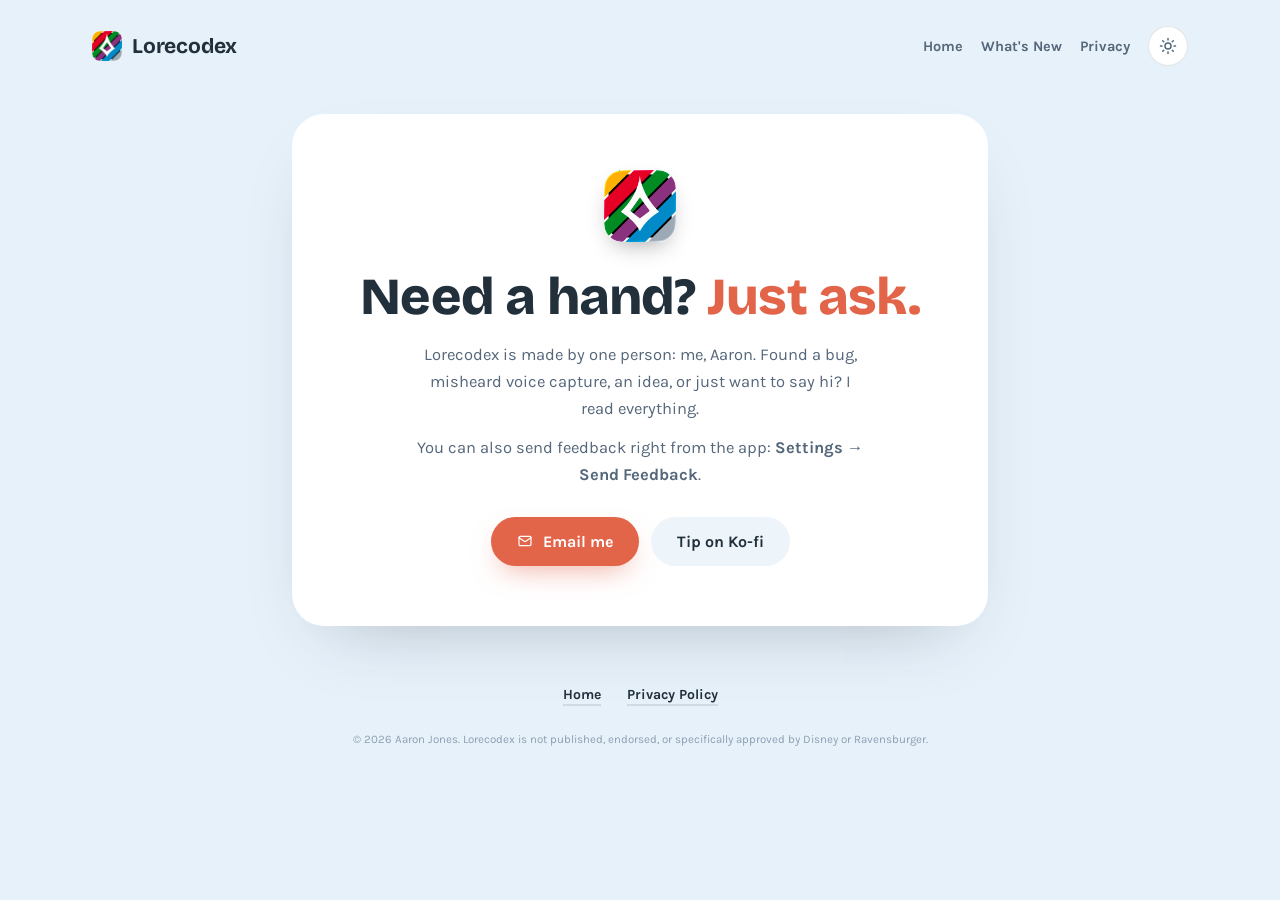
<file: support.html>
<!doctype html>
<html lang="en">
<head>
  <meta charset="utf-8" />
  <meta name="viewport" content="width=device-width, initial-scale=1" />
  <title>Support — Lorecodex</title>
  <link rel="icon" href="assets/app-icon.png" />
  <!-- Social link previews. If you move to a custom domain, replace the https://aaronmfj.github.io/lorecodex base in these URLs. -->
  <meta property="og:type" content="website" />
  <meta property="og:site_name" content="Lorecodex" />
  <meta property="og:title" content="Support — Lorecodex" />
  <meta property="og:description" content="Need a hand with Lorecodex? It's made by one person — get in touch." />
  <meta property="og:url" content="https://aaronmfj.github.io/lorecodex/support.html" />
  <meta property="og:image" content="https://aaronmfj.github.io/lorecodex/assets/og-image.png" />
  <meta property="og:image:width" content="1200" />
  <meta property="og:image:height" content="630" />
  <script>
    (function(){
      var t = localStorage.getItem('lorecodex-theme');
      if (t === 'dark' || (!t && window.matchMedia('(prefers-color-scheme: dark)').matches)) {
        document.documentElement.setAttribute('data-theme', 'dark');
      }
    })();
  </script>
  <link rel="preload" href="assets/fonts/karla.woff2" as="font" type="font/woff2" crossorigin>
  <link rel="preload" href="assets/fonts/bricolage-grotesque.woff2" as="font" type="font/woff2" crossorigin>
  <link rel="stylesheet" href="site.css">
  <style>
    .page { max-width: 760px; margin: 0 auto; padding: 48px 32px 0; }
    .support-card {
      background: var(--card);
      border-radius: 32px;
      padding: 56px 56px 52px;
      box-shadow: var(--shadow-lg);
      text-align: center;
      transition: background 0.3s ease;
    }
    @media (max-width: 600px) { .support-card { padding: 40px 24px; } }
    .support-card .icon { width: 72px; height: 72px; border-radius: 18px; box-shadow: 0 10px 24px -10px rgba(0,0,0,.4); margin-bottom: 24px; }
    .support-card h1 { font-weight: 800; font-size: clamp(36px, 5vw, 52px); line-height: 1.05; margin: 0 0 16px; }
    .support-card h1 .hl { color: var(--coral); }
    .support-card p { font-size: 16.5px; line-height: 1.65; color: var(--ink-2); max-width: 46ch; margin: 0 auto 12px; }
    .support-ctas { display: flex; gap: 12px; justify-content: center; flex-wrap: wrap; margin: 28px 0 8px; }
    .support-note {
      font-family: var(--font-mono); font-size: 12.5px; color: var(--ink-3); margin-top: 20px;
    }
    .foot { margin-top: 40px; }

    /* accent-driven button shadow */
    .btn-coral { box-shadow: 0 12px 28px -10px var(--coral-shadow, rgba(226, 101, 74, 0.55)); }
  </style>
</head>
<body data-screen-label="support">

  <header class="topbar">
    <a class="brand" href="index.html">
      <img src="assets/app-icon.png" alt=""/>
      Lorecodex
    </a>
    <div class="side">
      <a class="navlink" href="index.html">Home</a>
      <a class="navlink" href="whatsnew.html">What's New</a>
      <a class="navlink" href="privacy.html">Privacy</a>
      <button class="theme-toggle" type="button" aria-label="Toggle dark mode">
        <svg class="sun" width="18" height="18" viewBox="0 0 24 24" fill="none" stroke="currentColor" stroke-width="2" stroke-linecap="round"><circle cx="12" cy="12" r="4"/><path d="M12 2v2M12 20v2M4.9 4.9l1.4 1.4M17.7 17.7l1.4 1.4M2 12h2M20 12h2M4.9 19.1l1.4-1.4M17.7 6.3l1.4-1.4"/></svg>
        <svg class="moon" width="18" height="18" viewBox="0 0 24 24" fill="none" stroke="currentColor" stroke-width="2" stroke-linecap="round" stroke-linejoin="round"><path d="M21 12.8A9 9 0 1 1 11.2 3a7 7 0 0 0 9.8 9.8z"/></svg>
      </button>
    </div>
  </header>

  <main class="page">
    <section class="support-card">
      <img class="icon" src="assets/app-icon.png" alt="Lorecodex app icon"/>
      <h1 id="s-h1">Need a hand? <span class="hl">Just ask.</span></h1>
      <p id="s-p1">Lorecodex is made by one person: me, Aaron. Found a bug, misheard voice capture, an idea, or just want to say hi? I read everything.</p>
      <p>You can also send feedback right from the app: <strong>Settings → Send Feedback</strong>.</p>
      <div class="support-ctas">
        <button class="btn btn-coral js-mail" type="button">
          <svg width="16" height="16" viewBox="0 0 24 24" fill="none" stroke="currentColor" stroke-width="1.8" stroke-linecap="round" stroke-linejoin="round"><rect x="3" y="5" width="18" height="14" rx="2"/><path d="M3 7l9 6 9-6"/></svg>
          Email me
        </button>
        <a class="btn btn-quiet" href="https://ko-fi.com/jonesydev" target="_blank" rel="noopener">Tip on Ko-fi</a>
      </div>
    </section>
  </main>

  <footer class="foot">
    <div class="links">
      <a href="index.html">Home</a>
      <a href="privacy.html">Privacy Policy</a>
    </div>
    <small>© 2026 Aaron Jones. Lorecodex is not published, endorsed, or specifically approved by Disney or Ravensburger.</small>
  </footer>

  <script>
    // Bot-resistant email: assembled at click time from split parts.
    (function(){
      const p1 = ['l','o','r','e'].join('');
      const p2 = ['c','o','d','e','x'].join('');
      const p3 = String.fromCharCode(64);
      const p4 = ['a','a','r','o','n','m','f','j'].join('');
      const p5 = String.fromCharCode(46) + 'com';
      const build = () => p1 + p2 + p3 + p4 + p5;
      document.querySelectorAll('.js-mail').forEach(btn => {
        btn.addEventListener('click', (ev) => {
          ev.preventDefault();
          window.location.href = 'mail' + 'to:' + build() + '?subject=' + encodeURIComponent('Lorecodex - support');
        });
      });
    })();
    document.querySelectorAll('.theme-toggle').forEach(btn => {
      btn.addEventListener('click', () => {
        const dark = document.documentElement.getAttribute('data-theme') === 'dark';
        if (dark) {
          document.documentElement.removeAttribute('data-theme');
          localStorage.setItem('lorecodex-theme', 'light');
        } else {
          document.documentElement.setAttribute('data-theme', 'dark');
          localStorage.setItem('lorecodex-theme', 'dark');
        }
      });
    });
  </script>
</body>
</html>
</file>
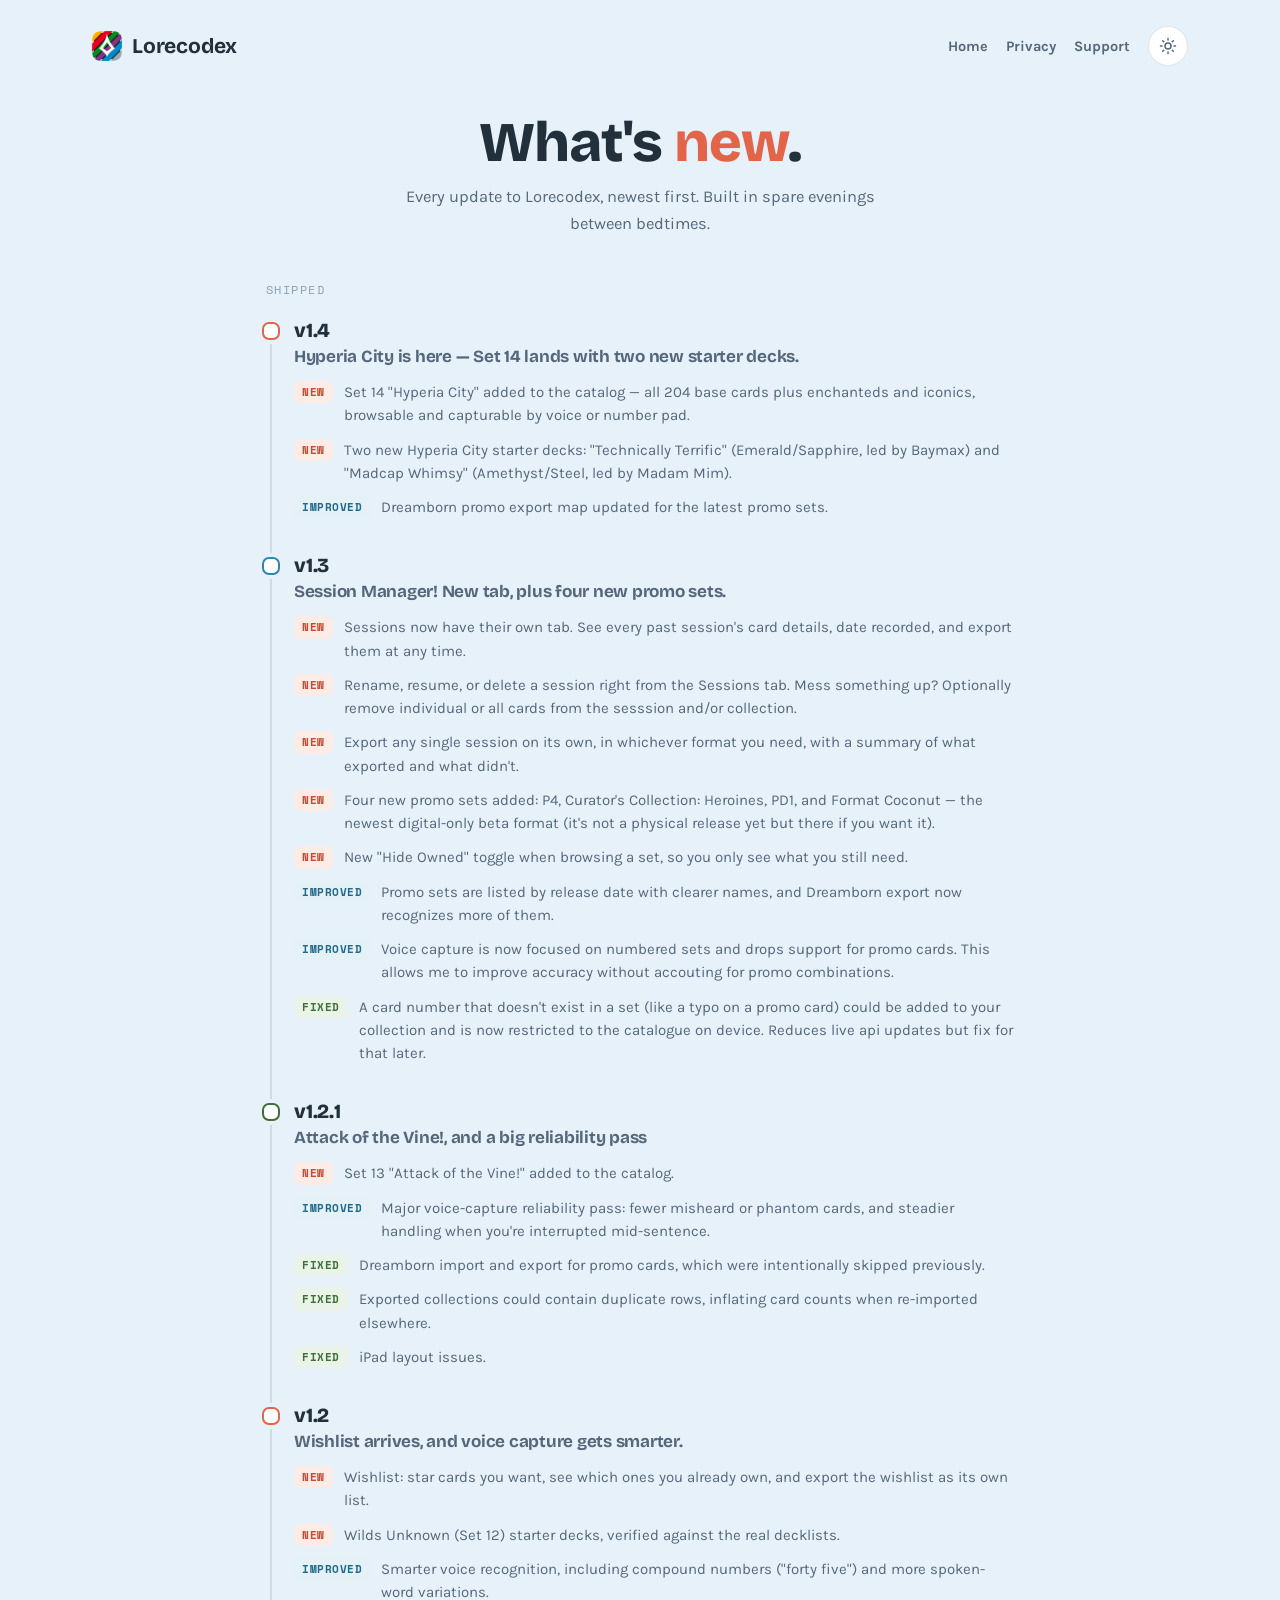
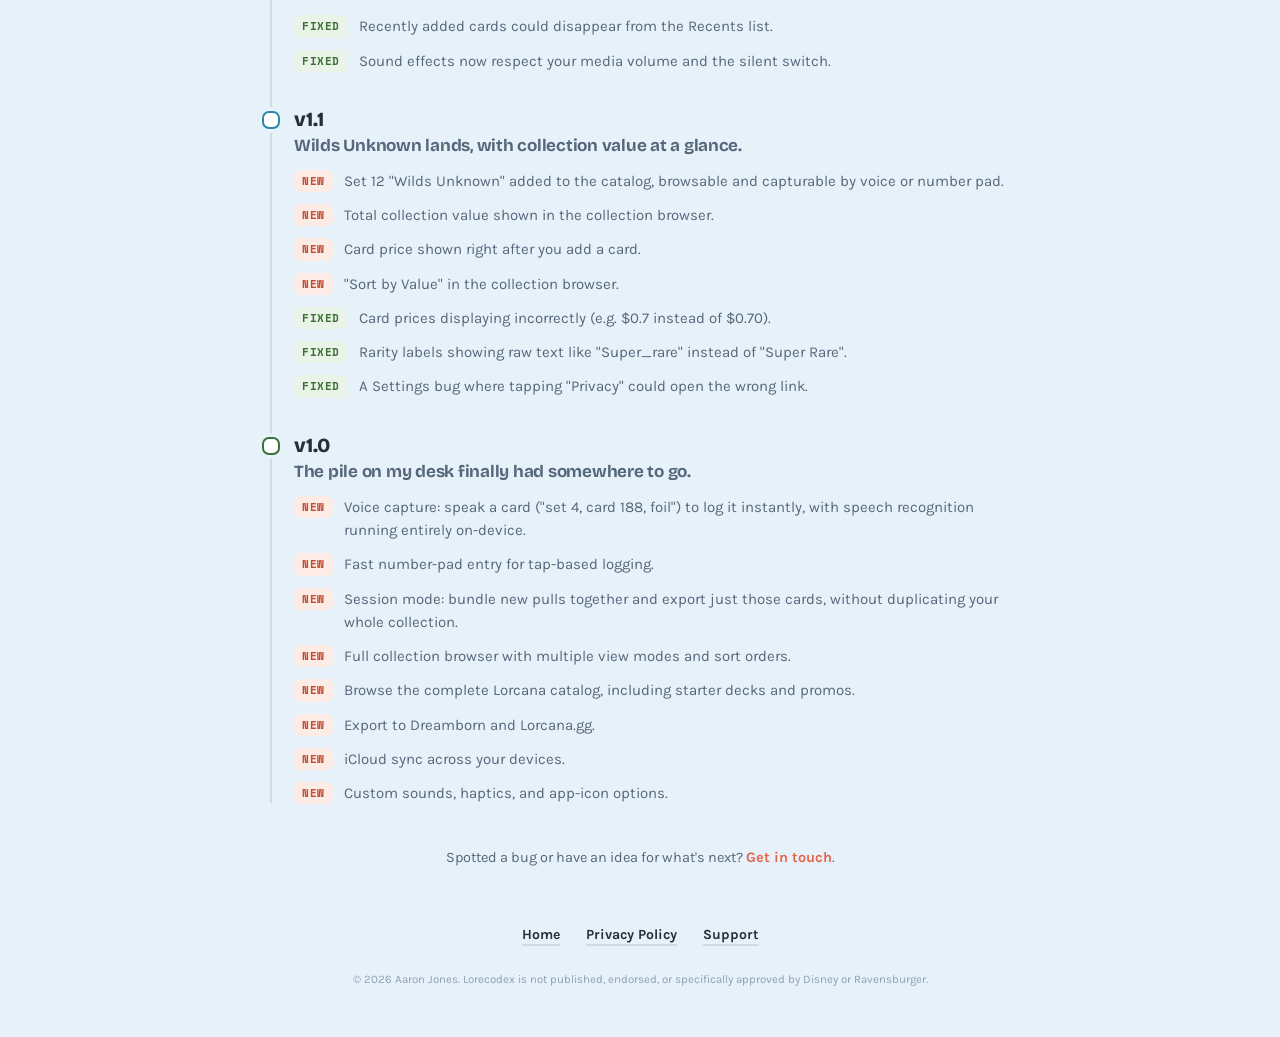
<file: whatsnew.html>
<!doctype html>
<html lang="en">
<head>
  <meta charset="utf-8" />
  <meta name="viewport" content="width=device-width, initial-scale=1" />
  <title>What's New: Lorecodex</title>
  <meta name="description" content="Release notes for Lorecodex, the little iOS app for logging Disney Lorcana cards by voice or keypad." />
  <link rel="icon" href="assets/app-icon.png" />
  <!-- Social link previews. If you move to a custom domain, replace the https://aaronmfj.github.io/lorecodex base in these URLs. -->
  <meta property="og:type" content="website" />
  <meta property="og:site_name" content="Lorecodex" />
  <meta property="og:title" content="What's New — Lorecodex" />
  <meta property="og:description" content="Every update to Lorecodex, newest first." />
  <meta property="og:url" content="https://aaronmfj.github.io/lorecodex/whatsnew.html" />
  <meta property="og:image" content="https://aaronmfj.github.io/lorecodex/assets/og-image.png" />
  <meta property="og:image:width" content="1200" />
  <meta property="og:image:height" content="630" />
  <script>
    (function(){
      var t = localStorage.getItem('lorecodex-theme');
      if (t === 'dark' || (!t && window.matchMedia('(prefers-color-scheme: dark)').matches)) {
        document.documentElement.setAttribute('data-theme', 'dark');
      }
    })();
  </script>
  <link rel="preload" href="assets/fonts/karla.woff2" as="font" type="font/woff2" crossorigin>
  <link rel="preload" href="assets/fonts/bricolage-grotesque.woff2" as="font" type="font/woff2" crossorigin>
  <link rel="stylesheet" href="site.css">
  <style>
    .page { max-width: 820px; margin: 0 auto; padding: 48px 32px 0; }

    .wn-head { text-align: center; margin-bottom: 30px; }
    .wn-head h1 { font-weight: 800; font-size: clamp(40px, 5.5vw, 56px); line-height: 1.04; margin: 0 0 12px; }
    .wn-head h1 .hl { color: var(--coral); }
    .wn-head p { font-size: 16.5px; line-height: 1.6; color: var(--ink-2); max-width: 48ch; margin: 0 auto; }

    /* ── Coming soon (featured) ── */
    .coming {
      background: var(--card);
      border: 2px solid var(--coral);
      border-radius: 26px;
      padding: 34px 36px;
      box-shadow: var(--shadow-md);
      transition: background 0.3s ease;
    }
    .coming .tag {
      display: inline-block;
      font-family: var(--font-mono);
      font-size: 11.5px; font-weight: 700; letter-spacing: 0.1em; text-transform: uppercase;
      color: var(--coral-deep); background: var(--coral-soft);
      padding: 6px 12px; border-radius: 8px; margin-bottom: 16px;
    }
    .coming h2 { font-weight: 800; font-size: 27px; line-height: 1.12; margin: 0 0 8px; }
    .coming .lede { font-size: 15.5px; line-height: 1.6; color: var(--ink-2); margin: 0 0 18px; }
    .coming-stack { display: flex; flex-direction: column; gap: 16px; }

    /* ── Timeline of shipped releases ── */
    .shipped-label {
      font-family: var(--font-mono);
      font-size: 12px; letter-spacing: 0.12em; text-transform: uppercase;
      color: var(--ink-3);
      margin: 44px 0 20px 4px;
    }
    .timeline { position: relative; padding-left: 32px; }
    .timeline::before {
      content: ""; position: absolute;
      left: 8px; top: 10px; bottom: 6px; width: 2px;
      background: var(--line);
    }
    .rel { position: relative; padding-bottom: 34px; }
    .rel:last-child { padding-bottom: 4px; }
    .rel-dot {
      position: absolute; left: -32px; top: 4px;
      width: 18px; height: 18px; border-radius: 7px;
      background: var(--card);
      border: 2px solid var(--coral);
      box-shadow: 0 0 0 4px var(--bg);
    }
    .rel:nth-child(3n+2) .rel-dot { border-color: var(--blue); }
    .rel:nth-child(3n) .rel-dot { border-color: var(--green-deep); }
    .rel-head { display: flex; align-items: baseline; gap: 12px; flex-wrap: wrap; margin-bottom: 4px; }
    .rel-head .ver {
      font-family: var(--font-display); font-weight: 800; font-size: 20px; color: var(--ink);
      letter-spacing: -0.01em;
    }
    .rel-head .date { font-family: var(--font-mono); font-size: 12.5px; color: var(--ink-3); }
    .rel h3 { font-weight: 700; font-size: 17px; color: var(--ink-2); margin: 0 0 14px; }

    ul.changes { list-style: none; margin: 0; padding: 0; display: flex; flex-direction: column; gap: 11px; }
    ul.changes li { display: flex; align-items: baseline; gap: 11px; font-size: 15px; line-height: 1.55; color: var(--ink-2); }
    .chip {
      flex: none; font-family: var(--font-mono);
      font-size: 10.5px; font-weight: 700; letter-spacing: 0.05em; text-transform: uppercase;
      padding: 3px 8px; border-radius: 6px; position: relative; top: -1px;
    }
    .chip.new { color: var(--coral-deep); background: var(--coral-soft); }
    .chip.imp { color: var(--blue-deep); background: var(--blue-soft); }
    .chip.fix { color: var(--green-deep); background: var(--green-soft); }

    .wn-foot { text-align: center; margin-top: 40px; }
    .wn-foot p { font-size: 14.5px; color: var(--ink-2); margin: 0; }
    .wn-foot a { font-weight: 700; }

    .foot { margin-top: 40px; }
    @media (max-width: 600px) {
      .coming { padding: 28px 22px; }
    }
  </style>
</head>
<body data-screen-label="whatsnew">

  <header class="topbar">
    <a class="brand" href="index.html">
      <img src="assets/app-icon.png" alt=""/>
      Lorecodex
    </a>
    <div class="side">
      <a class="navlink" href="index.html">Home</a>
      <a class="navlink" href="privacy.html">Privacy</a>
      <a class="navlink" href="support.html">Support</a>
      <button class="theme-toggle" type="button" aria-label="Toggle dark mode">
        <svg class="sun" width="18" height="18" viewBox="0 0 24 24" fill="none" stroke="currentColor" stroke-width="2" stroke-linecap="round"><circle cx="12" cy="12" r="4"/><path d="M12 2v2M12 20v2M4.9 4.9l1.4 1.4M17.7 17.7l1.4 1.4M2 12h2M20 12h2M4.9 19.1l1.4-1.4M17.7 6.3l1.4-1.4"/></svg>
        <svg class="moon" width="18" height="18" viewBox="0 0 24 24" fill="none" stroke="currentColor" stroke-width="2" stroke-linecap="round" stroke-linejoin="round"><path d="M21 12.8A9 9 0 1 1 11.2 3a7 7 0 0 0 9.8 9.8z"/></svg>
      </button>
    </div>
  </header>

  <main class="page">
    <div class="wn-head">
      <h1>What's <span class="hl">new</span>.</h1>
      <p>Every update to Lorecodex, newest first. Built in spare evenings between bedtimes.</p>
    </div>

    <!-- ===========================================================================
         EDITING GUIDE 
         ---------------------------------------------------------------------------
         CHIP LABELS  — the little coloured pill before each line. Pick a colour:
             <span class="chip new">New</span>        coral   (new feature)
             <span class="chip imp">Improved</span>   blue    (also used for "Soon")
             <span class="chip fix">Fixed</span>      green   (bug fix)
         The text inside the pill is free — "New", "Soon", "Improved", "Fixed", etc.

         TO SHIP A RELEASE:
           1. Copy the RELEASE TEMPLATE block below (the whole <article>…</article>).
           2. Paste it as the FIRST item inside <div class="timeline"> (newest on top).
           3. Change the name, date, one-line summary, and the bullet lines.
         The timeline dot colours (coral / blue / green) rotate automatically —
         you don't set them.

         RELEASE TEMPLATE — copy from here:
           <article class="rel">
             <div class="rel-dot"></div>
             <div class="rel-head"><span class="ver">Release name</span><span class="date">Mon 2026</span></div>
             <h3>One-line summary of the release.</h3>
             <ul class="changes">
               <li><span class="chip new">New</span><span>What changed.</span></li>
             </ul>
           </article>
         — copy to here.
    ============================================================================ -->

    <!-- ── Coming soon ──  (each <section class="coming"> is one upcoming release; add/remove cards freely, or delete the whole .coming-stack if nothing is in the works) -->

    <!-- ── Shipped releases ──  (newest first; paste new <article class="rel"> blocks at the TOP) -->
    <p class="shipped-label">Shipped</p>
    <div class="timeline">
      <article class="rel" data-screen-label="release">
        <div class="rel-dot"></div>
        <div class="rel-head"><span class="ver">v1.4</span></div>
        <h3>Hyperia City is here — Set 14 lands with two new starter decks.</h3>
        <ul class="changes">
          <li><span class="chip new">New</span><span>Set 14 "Hyperia City" added to the catalog — all 204 base cards plus enchanteds and iconics, browsable and capturable by voice or number pad.</span></li>
          <li><span class="chip new">New</span><span>Two new Hyperia City starter decks: "Technically Terrific" (Emerald/Sapphire, led by Baymax) and "Madcap Whimsy" (Amethyst/Steel, led by Madam Mim).</span></li>
          <li><span class="chip imp">Improved</span><span>Dreamborn promo export map updated for the latest promo sets.</span></li>
        </ul>
      </article>

      <article class="rel" data-screen-label="release">
        <div class="rel-dot"></div>
        <div class="rel-head"><span class="ver">v1.3</span></div>
        <h3>Session Manager! New tab, plus four new promo sets.</h3>
        <ul class="changes">
          <li><span class="chip new">New</span><span>Sessions now have their own tab. See every past session's card details, date recorded, and export them at any time.</span></li>
          <li><span class="chip new">New</span><span>Rename, resume, or delete a session right from the Sessions tab. Mess something up? Optionally remove individual or all cards from the sesssion and/or collection.</span></li>
          <li><span class="chip new">New</span><span>Export any single session on its own, in whichever format you need, with a summary of what exported and what didn't.</span></li>
          <li><span class="chip new">New</span><span>Four new promo sets added: P4, Curator's Collection: Heroines, PD1, and Format Coconut — the newest digital-only beta format (it's not a physical release yet but there if you want it).</span></li>
          <li><span class="chip new">New</span><span>New "Hide Owned" toggle when browsing a set, so you only see what you still need.</span></li>
          <li><span class="chip imp">Improved</span><span>Promo sets are listed by release date with clearer names, and Dreamborn export now recognizes more of them.</span></li>
          <li><span class="chip imp">Improved</span><span>Voice capture is now focused on numbered sets and drops support for promo cards. This allows me to improve accuracy without accouting for promo combinations.</span></li>
          <li><span class="chip fix">Fixed</span><span>A card number that doesn't exist in a set (like a typo on a promo card) could be added to your collection and is now restricted to the catalogue on device. Reduces live api updates but fix for that later.</span></li>
        </ul>
      </article>

      <article class="rel" data-screen-label="release">
        <div class="rel-dot"></div>
        <div class="rel-head"><span class="ver">v1.2.1</span></div>
        <h3>Attack of the Vine!, and a big reliability pass</h3>
        <ul class="changes">
          <li><span class="chip new">New</span><span>Set 13 "Attack of the Vine!" added to the catalog.</span></li>
          <li><span class="chip imp">Improved</span><span>Major voice-capture reliability pass: fewer misheard or phantom cards, and steadier handling when you're interrupted mid-sentence.</span></li>
          <li><span class="chip fix">Fixed</span><span>Dreamborn import and export for promo cards, which were intentionally skipped previously.</span></li>
          <li><span class="chip fix">Fixed</span><span>Exported collections could contain duplicate rows, inflating card counts when re-imported elsewhere.</span></li>
          <li><span class="chip fix">Fixed</span><span>iPad layout issues.</span></li>
        </ul>
      </article>

      <article class="rel" data-screen-label="release">
        <div class="rel-dot"></div>
        <div class="rel-head"><span class="ver">v1.2</span></div>
        <h3>Wishlist arrives, and voice capture gets smarter.</h3>
        <ul class="changes">
          <li><span class="chip new">New</span><span>Wishlist: star cards you want, see which ones you already own, and export the wishlist as its own list.</span></li>
          <li><span class="chip new">New</span><span>Wilds Unknown (Set 12) starter decks, verified against the real decklists.</span></li>
          <li><span class="chip imp">Improved</span><span>Smarter voice recognition, including compound numbers ("forty five") and more spoken-word variations.</span></li>
          <li><span class="chip fix">Fixed</span><span>Recently added cards could disappear from the Recents list.</span></li>
          <li><span class="chip fix">Fixed</span><span>Sound effects now respect your media volume and the silent switch.</span></li>
        </ul>
      </article>

      <article class="rel" data-screen-label="release">
        <div class="rel-dot"></div>
        <div class="rel-head"><span class="ver">v1.1</span></div>
        <h3>Wilds Unknown lands, with collection value at a glance.</h3>
        <ul class="changes">
          <li><span class="chip new">New</span><span>Set 12 "Wilds Unknown" added to the catalog, browsable and capturable by voice or number pad.</span></li>
          <li><span class="chip new">New</span><span>Total collection value shown in the collection browser.</span></li>
          <li><span class="chip new">New</span><span>Card price shown right after you add a card.</span></li>
          <li><span class="chip new">New</span><span>"Sort by Value" in the collection browser.</span></li>
          <li><span class="chip fix">Fixed</span><span>Card prices displaying incorrectly (e.g. $0.7 instead of $0.70).</span></li>
          <li><span class="chip fix">Fixed</span><span>Rarity labels showing raw text like "Super_rare" instead of "Super Rare".</span></li>
          <li><span class="chip fix">Fixed</span><span>A Settings bug where tapping "Privacy" could open the wrong link.</span></li>
        </ul>
      </article>

      <article class="rel" data-screen-label="release">
        <div class="rel-dot"></div>
        <div class="rel-head"><span class="ver">v1.0</span></div>
        <h3>The pile on my desk finally had somewhere to go.</h3>
        <ul class="changes">
          <li><span class="chip new">New</span><span>Voice capture: speak a card ("set 4, card 188, foil") to log it instantly, with speech recognition running entirely on-device.</span></li>
          <li><span class="chip new">New</span><span>Fast number-pad entry for tap-based logging.</span></li>
          <li><span class="chip new">New</span><span>Session mode: bundle new pulls together and export just those cards, without duplicating your whole collection.</span></li>
          <li><span class="chip new">New</span><span>Full collection browser with multiple view modes and sort orders.</span></li>
          <li><span class="chip new">New</span><span>Browse the complete Lorcana catalog, including starter decks and promos.</span></li>
          <li><span class="chip new">New</span><span>Export to Dreamborn and Lorcana.gg.</span></li>
          <li><span class="chip new">New</span><span>iCloud sync across your devices.</span></li>
          <li><span class="chip new">New</span><span>Custom sounds, haptics, and app-icon options.</span></li>
        </ul>
      </article>

    </div>

    <div class="wn-foot">
      <p>Spotted a bug or have an idea for what's next? <a href="support.html">Get in touch</a>.</p>
    </div>
  </main>

  <footer class="foot">
    <div class="links">
      <a href="index.html">Home</a>
      <a href="privacy.html">Privacy Policy</a>
      <a href="support.html">Support</a>
    </div>
    <small>© 2026 Aaron Jones. Lorecodex is not published, endorsed, or specifically approved by Disney or Ravensburger.</small>
  </footer>

  <script>
    document.querySelectorAll('.theme-toggle').forEach(btn => {
      btn.addEventListener('click', () => {
        const dark = document.documentElement.getAttribute('data-theme') === 'dark';
        if (dark) {
          document.documentElement.removeAttribute('data-theme');
          localStorage.setItem('lorecodex-theme', 'light');
        } else {
          document.documentElement.setAttribute('data-theme', 'dark');
          localStorage.setItem('lorecodex-theme', 'dark');
        }
      });
    });
  </script>
</body>
</html>
</file>
<file: site.css>
/* Lorecodex site — direction B "Pale Sky" tokens + base (light/dark) */

/* ── Self-hosted fonts (no third-party requests) ── */
@font-face {
  font-family: "Bricolage Grotesque";
  src: url("assets/fonts/bricolage-grotesque.woff2") format("woff2");
  font-weight: 200 800;
  font-style: normal;
  font-display: swap;
}
@font-face {
  font-family: "Karla";
  src: url("assets/fonts/karla.woff2") format("woff2");
  font-weight: 200 800;
  font-style: normal;
  font-display: swap;
}
@font-face {
  font-family: "Karla";
  src: url("assets/fonts/karla-italic.woff2") format("woff2");
  font-weight: 200 800;
  font-style: italic;
  font-display: swap;
}
@font-face {
  font-family: "Space Mono";
  src: url("assets/fonts/space-mono-400.woff2") format("woff2");
  font-weight: 400;
  font-style: normal;
  font-display: swap;
}
@font-face {
  font-family: "Space Mono";
  src: url("assets/fonts/space-mono-700.woff2") format("woff2");
  font-weight: 700;
  font-style: normal;
  font-display: swap;
}

:root {
  --bg:         #E7F1FA;
  --card:       #FFFFFF;
  --card-2:     #EDF4FA;
  --ink:        #22303C;
  --ink-2:      #55677A;
  --ink-3:      #8CA0B3;
  --coral:      #E2654A;
  --coral-deep: #C24B32;
  --coral-soft: #FDEBE5;
  --blue:       #2E86AB;
  --blue-deep:  #22688A;
  --blue-soft:  #E4F1F7;
  --green-deep: #3D7038;
  --green-soft: #EAF3E7;
  --frame:      #22303C;
  --line:       rgba(34, 48, 60, 0.12);
  --shadow-lg:  0 30px 70px -40px rgba(34, 48, 60, 0.35);
  --shadow-md:  0 18px 44px -30px rgba(34, 48, 60, 0.35);

  --font-display: "Bricolage Grotesque", "Avenir Next", sans-serif;
  --font-body:    "Karla", "Helvetica Neue", sans-serif;
  --font-mono:    "Space Mono", ui-monospace, monospace;
}

html[data-theme="dark"] {
  --bg:         #131E28;
  --card:       #1C2A37;
  --card-2:     #253645;
  --ink:        #EAF1F7;
  --ink-2:      #A7B8C7;
  --ink-3:      #718598;
  --coral:      #E9714F;
  --coral-deep: #F0906F;
  --coral-soft: rgba(233, 113, 79, 0.16);
  --blue:       #5FA8CC;
  --blue-deep:  #8AC3DF;
  --blue-soft:  rgba(95, 168, 204, 0.16);
  --green-deep: #8FC789;
  --green-soft: rgba(143, 199, 137, 0.14);
  --frame:      #0B1219;
  --line:       rgba(234, 241, 247, 0.12);
  --shadow-lg:  0 30px 70px -40px rgba(0, 0, 0, 0.65);
  --shadow-md:  0 18px 44px -30px rgba(0, 0, 0, 0.6);
}

* { box-sizing: border-box; }

html, body {
  margin: 0;
  padding: 0;
  font-family: var(--font-body);
  -webkit-font-smoothing: antialiased;
  text-rendering: optimizeLegibility;
}

body {
  background: var(--bg);
  color: var(--ink);
  transition: background 0.3s ease, color 0.3s ease;
}

h1, h2, h3 {
  font-family: var(--font-display);
  letter-spacing: -0.015em;
  margin: 0;
  text-wrap: balance;
}
p { text-wrap: pretty; }

a { color: var(--coral); text-decoration: none; }
a:hover { color: var(--coral-deep); }

/* ── Top bar ── */
.topbar {
  max-width: 1160px;
  margin: 0 auto;
  padding: 26px 32px 0;
  display: flex;
  align-items: center;
  justify-content: space-between;
  gap: 16px;
}
.topbar .brand {
  display: flex; align-items: center; gap: 10px;
  font-family: var(--font-display);
  font-size: 21px; font-weight: 700; color: var(--ink);
  letter-spacing: -0.01em;
}
.topbar .brand img { width: 30px; height: 30px; border-radius: 8px; }
.topbar .side { display: flex; align-items: center; gap: 18px; }
.topbar .side .navlink { font-size: 14.5px; font-weight: 700; color: var(--ink-2); }
.topbar .side .navlink:hover { color: var(--ink); }

.theme-toggle {
  width: 40px; height: 40px;
  border-radius: 999px;
  border: 1px solid var(--line);
  background: var(--card);
  color: var(--ink-2);
  cursor: pointer;
  display: flex; align-items: center; justify-content: center;
  transition: background 0.3s ease;
}
.theme-toggle:hover { color: var(--ink); }
.theme-toggle .moon { display: none; }
html[data-theme="dark"] .theme-toggle .sun { display: none; }
html[data-theme="dark"] .theme-toggle .moon { display: block; }

/* ── Buttons ── */
.btn {
  display: inline-flex; align-items: center; gap: 10px;
  padding: 15px 26px; border-radius: 999px;
  font-family: var(--font-body);
  font-size: 16px; font-weight: 700;
  border: none; cursor: pointer;
  transition: transform 0.15s ease, box-shadow 0.2s ease;
}
.btn-coral {
  background: var(--coral); color: #fff;
  box-shadow: 0 12px 28px -10px rgba(226, 101, 74, 0.55);
}
.btn-coral:hover { transform: translateY(-1px); color: #fff; }
.btn-quiet { background: var(--card-2); color: var(--ink); }
.btn-quiet:hover { color: var(--ink); filter: brightness(0.97); }
html[data-theme="dark"] .btn-quiet:hover { filter: brightness(1.1); }

/* ── Footer ── */
.foot {
  text-align: center;
  padding: 20px 32px 48px;
  color: var(--ink-2);
  max-width: 1160px;
  margin: 0 auto;
}
.foot .made {
  font-family: var(--font-display);
  font-size: 20px; font-weight: 600; color: var(--ink);
  margin: 0 0 18px;
}
.foot .links {
  display: flex; gap: 26px; justify-content: center; flex-wrap: wrap;
  font-size: 14px; font-weight: 700; margin-bottom: 24px;
}
.foot .links a { color: var(--ink); border-bottom: 2px solid var(--line); padding-bottom: 1px; }
.foot .links a:hover { border-bottom-color: var(--coral); }
.foot small {
  display: block; font-size: 11.5px; line-height: 1.65;
  color: var(--ink-3); max-width: 86ch; margin: 0 auto;
}
.foot small a { color: var(--ink-2); text-decoration: underline; text-underline-offset: 2px; }
</file>
